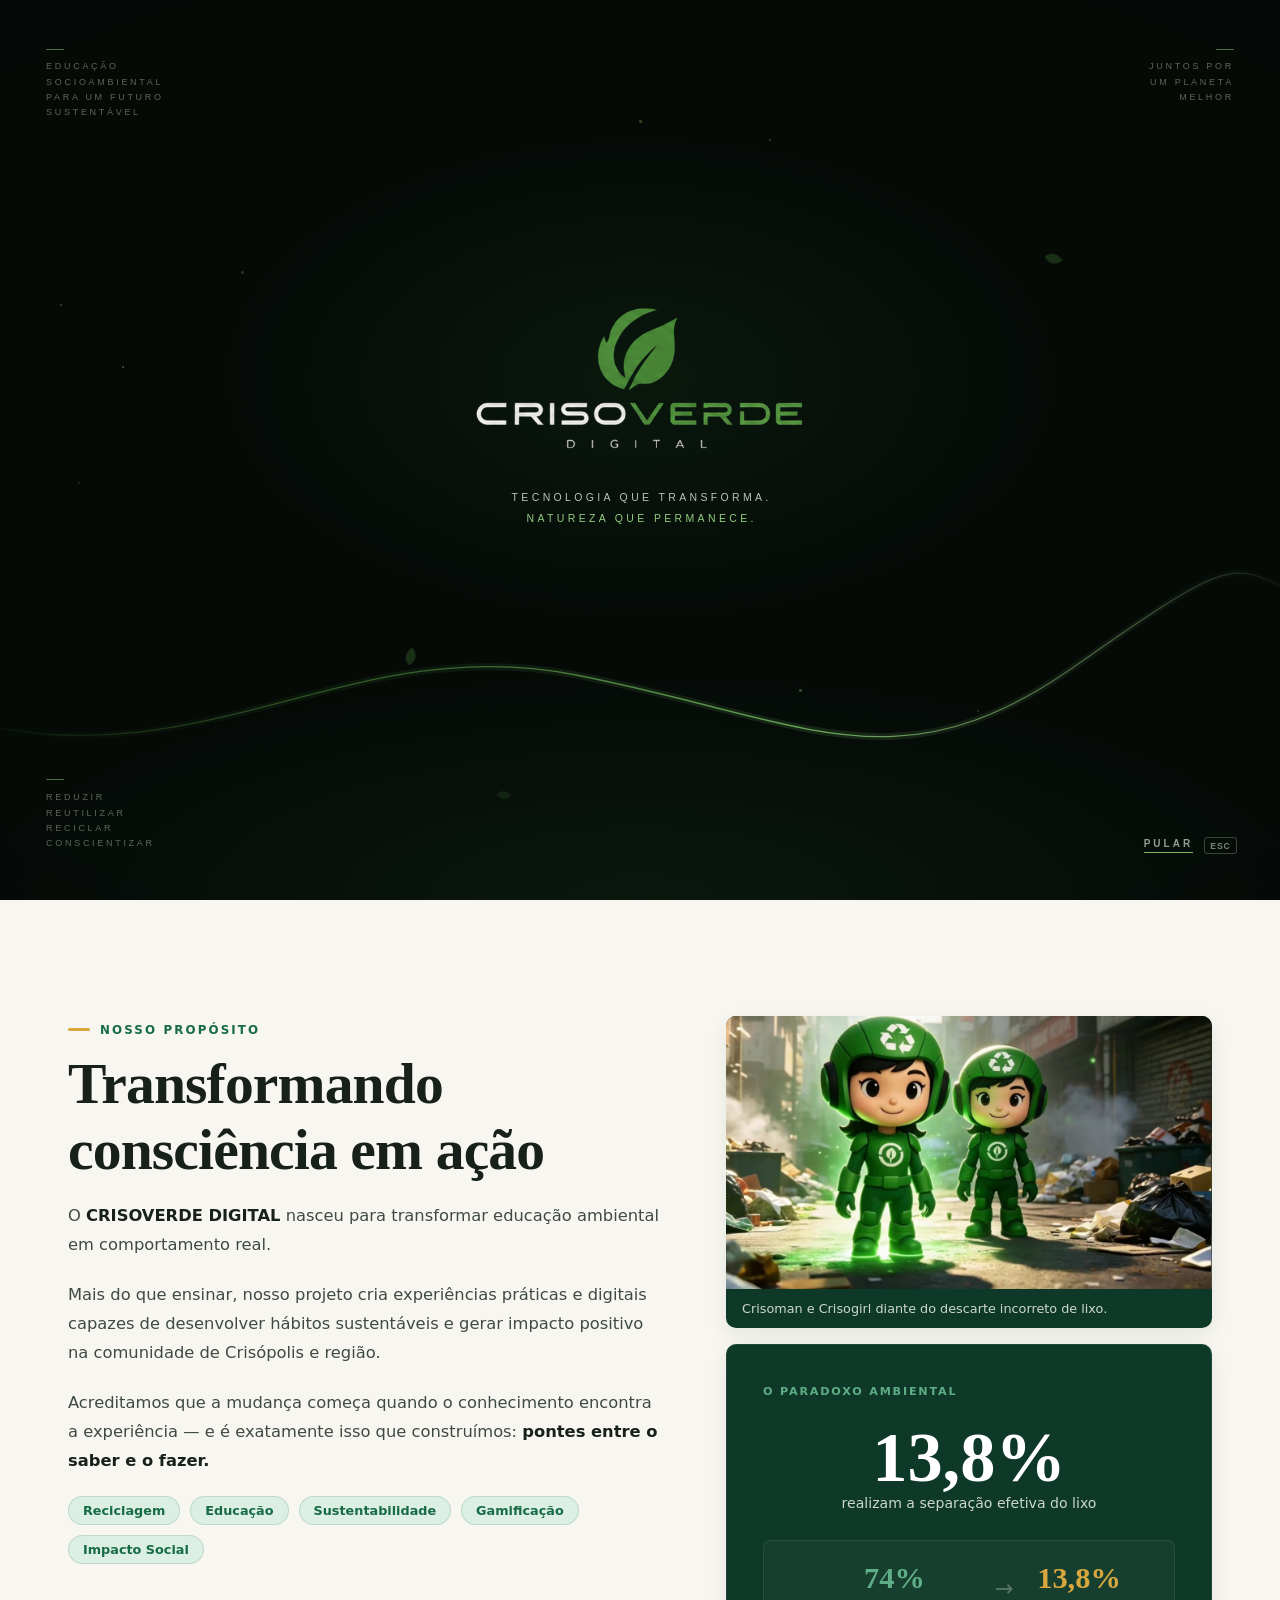
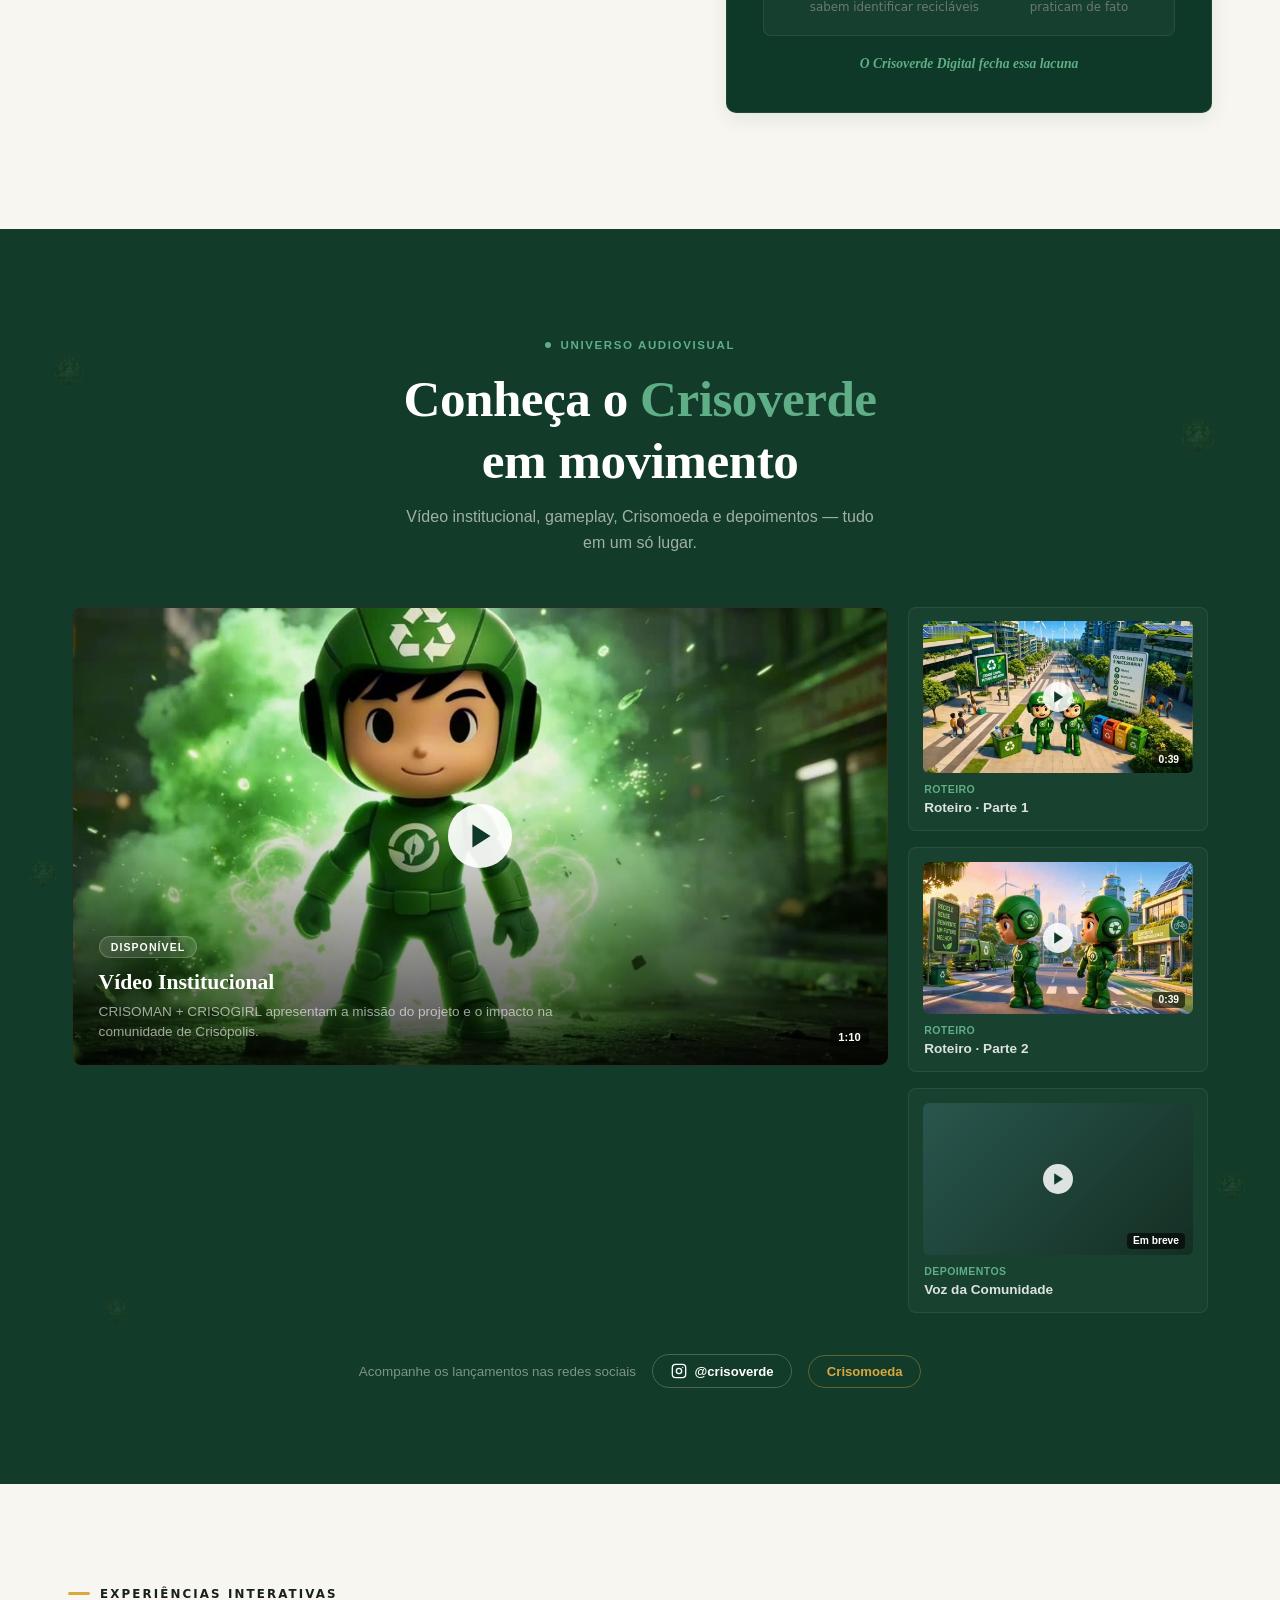
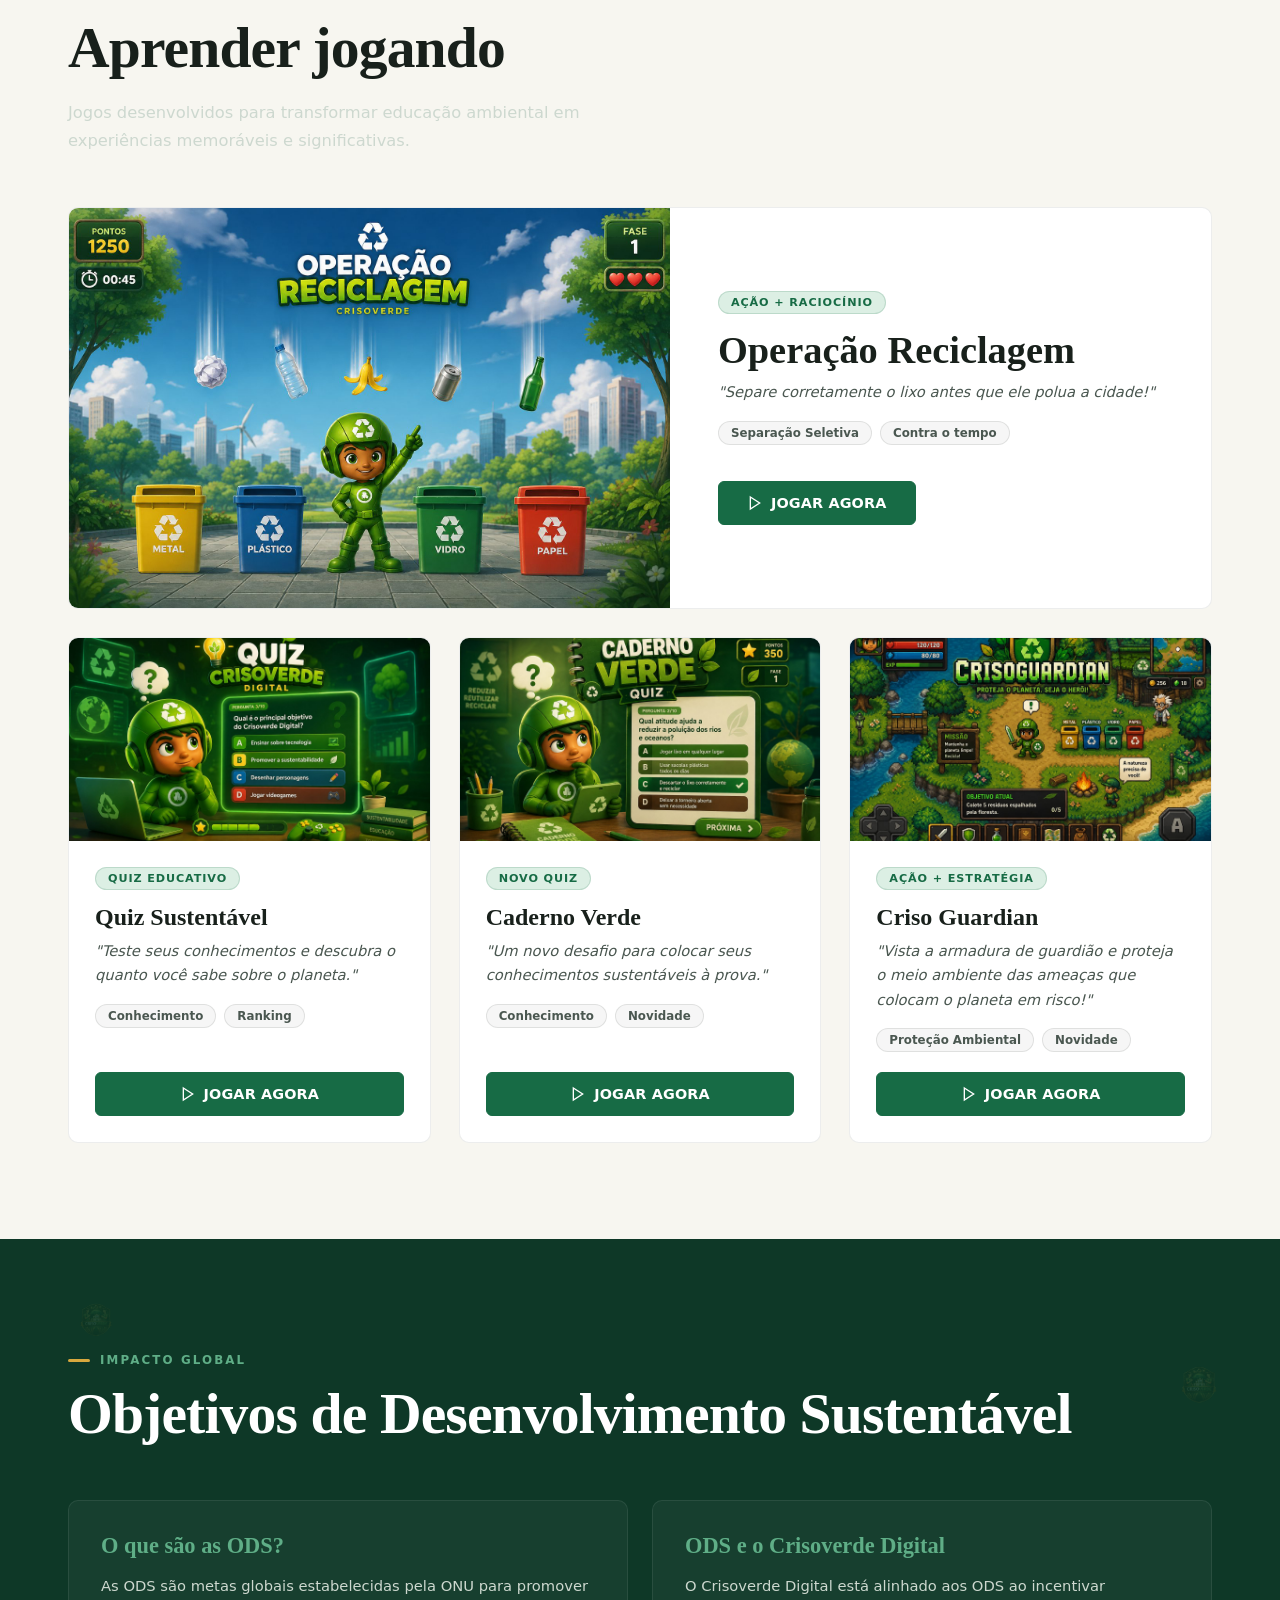
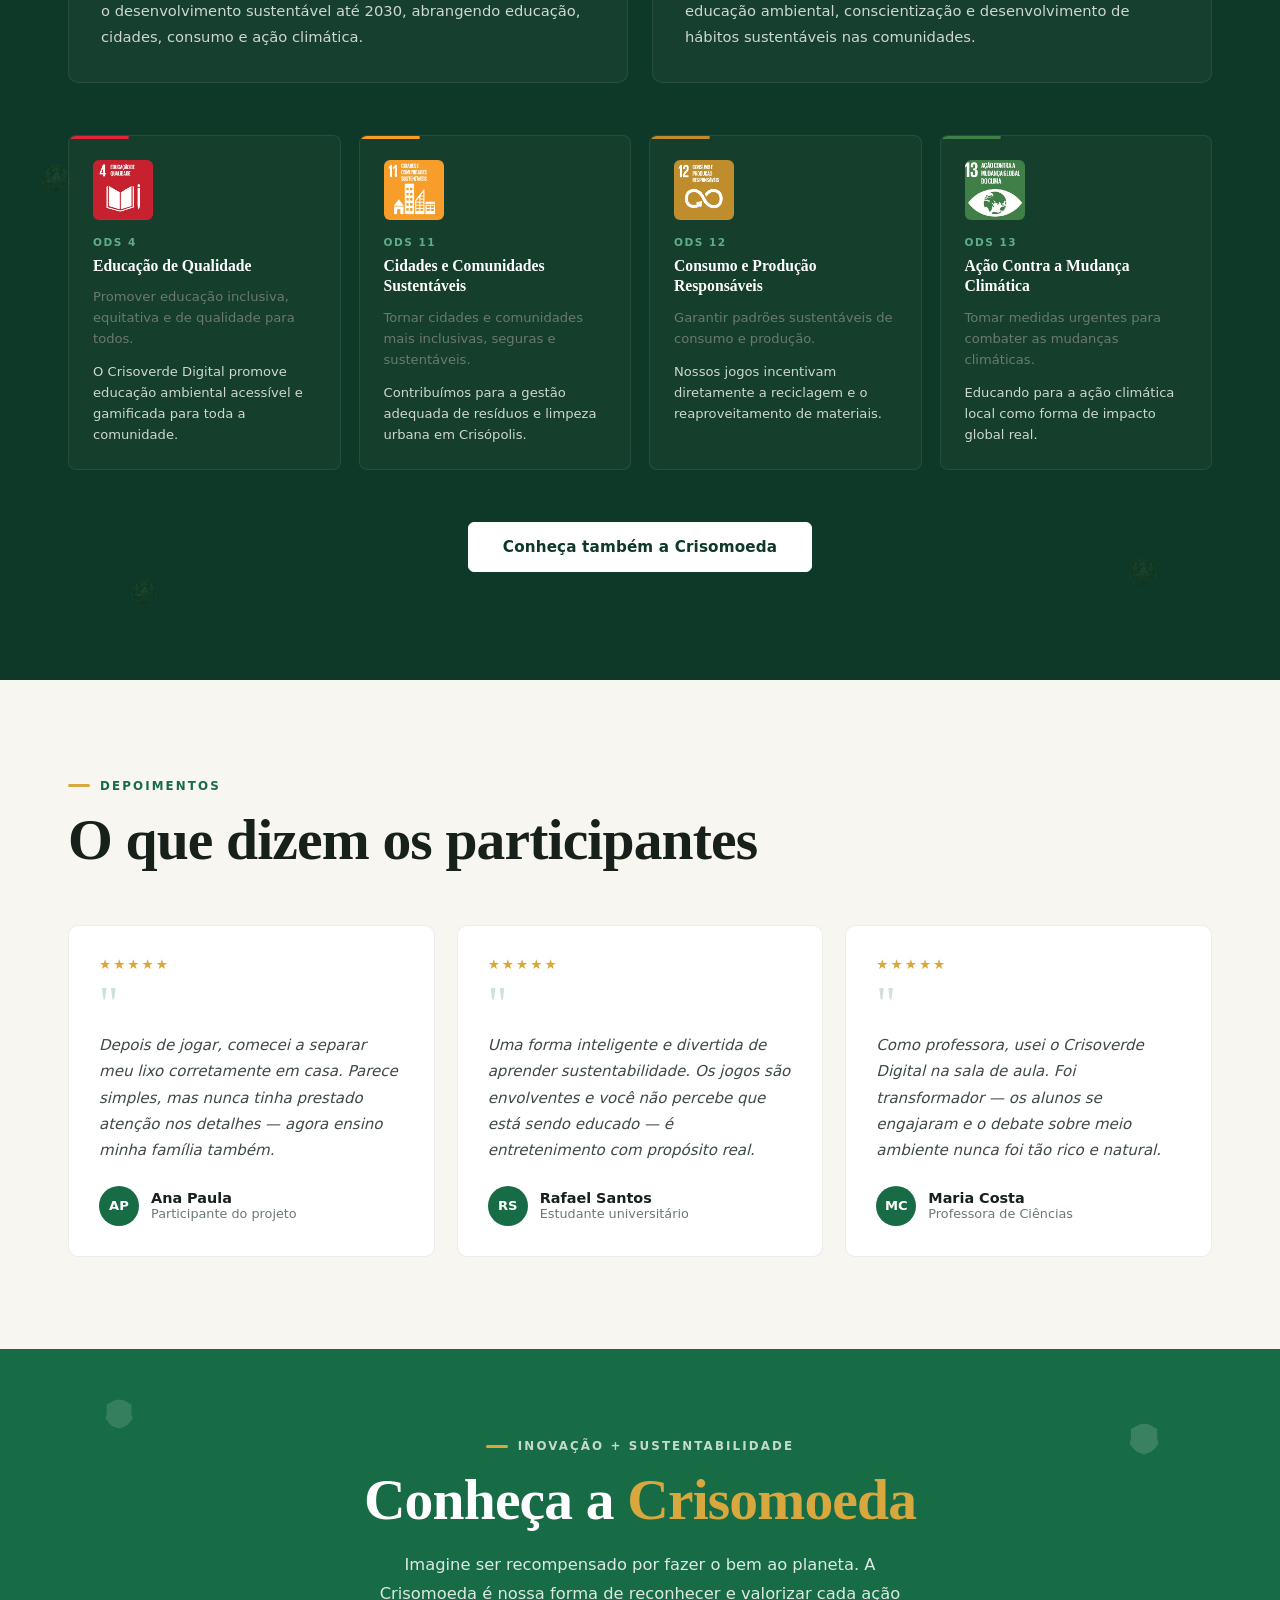
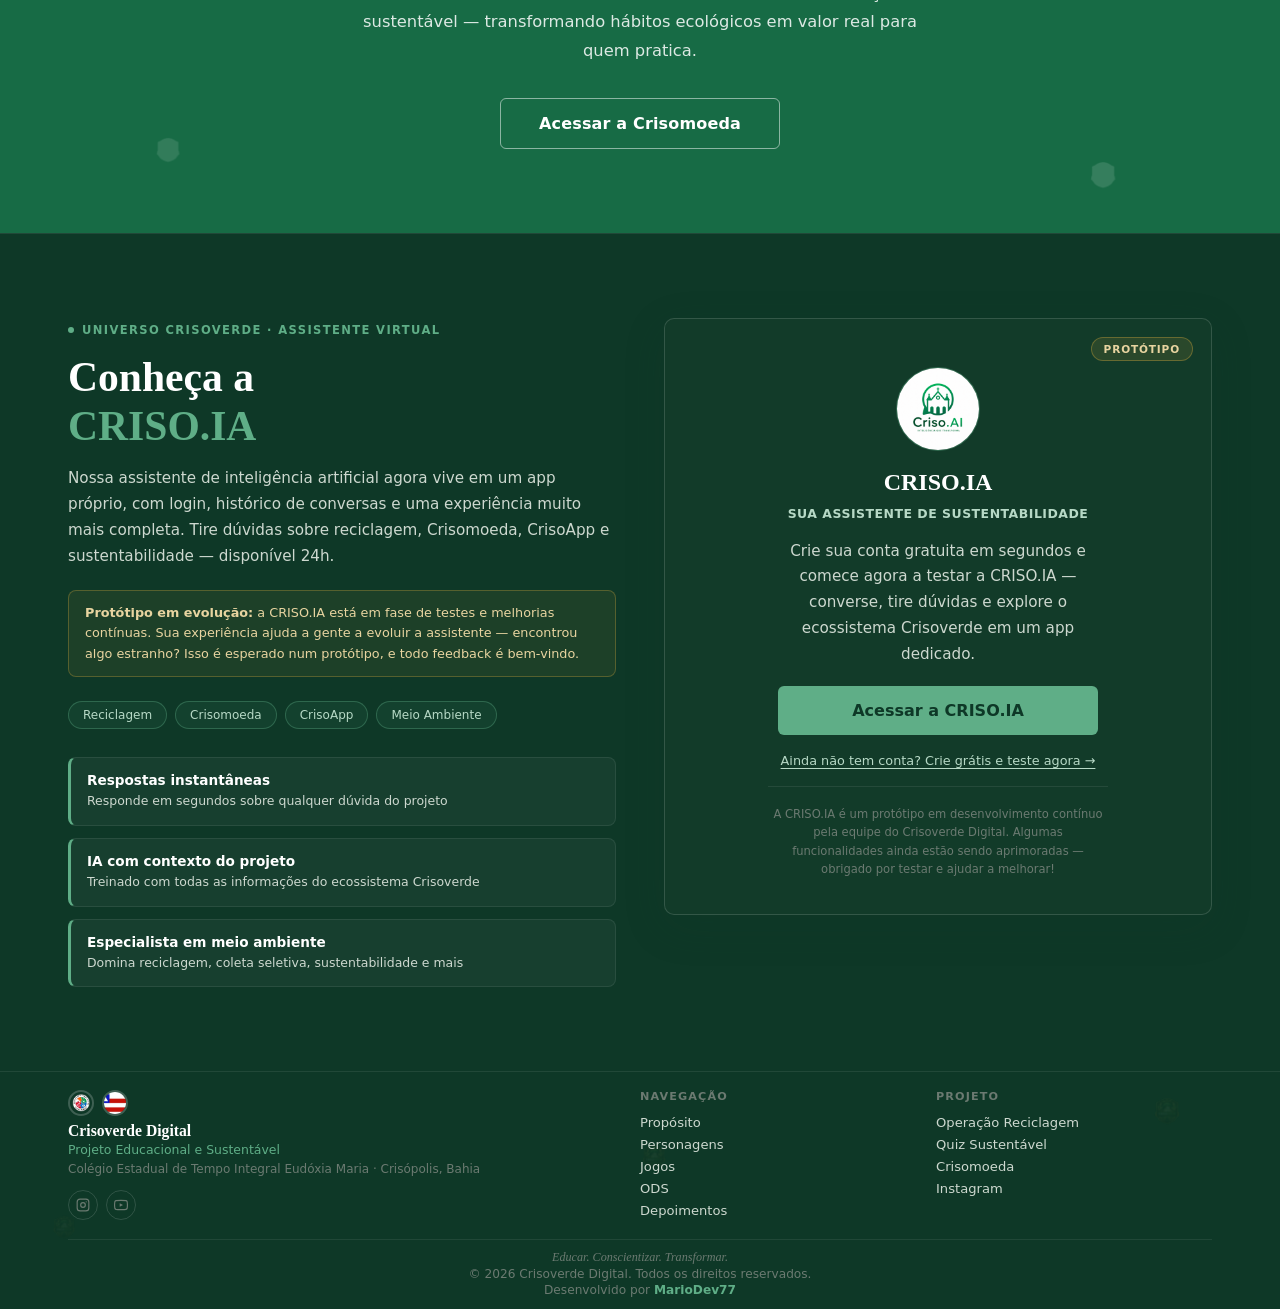
<file: index.html>
<!DOCTYPE html>
<html lang="pt-BR">
<head>
  <meta charset="UTF-8">
  <meta name="viewport" content="width=device-width, initial-scale=1.0">
  <title>Crisoverde Digital — Educação para um Futuro Sustentável</title>

  <!-- Segurança: Content-Security-Policy (reforça headers HTTP configurados em vercel.json) -->
  <meta http-equiv="Content-Security-Policy" content="
    default-src 'self';
    script-src 'self';
    style-src 'self' 'unsafe-inline' https://fonts.googleapis.com;
    font-src 'self' https://fonts.gstatic.com;
    img-src 'self' data:;
    media-src 'self';
    connect-src 'self';
    frame-src 'none';
    object-src 'none';
    base-uri 'self';
    form-action 'self';
    upgrade-insecure-requests;
  ">
  <meta http-equiv="X-Content-Type-Options" content="nosniff">
  <meta name="referrer" content="strict-origin-when-cross-origin">
  <script src="js/intro-guard.js"></script>
  <link rel="stylesheet" href="style/style.css">
  <link rel="stylesheet" href="style/intro.css">
  <link rel="preload" as="image" href="img/intro-logo.png">
  <link href="https://fonts.googleapis.com/css2?family=Playfair+Display:ital,wght@0,400;0,600;0,700;0,800;1,400;1,700&family=Inter:wght@300;400;500;600;700&display=swap" rel="stylesheet">

  <!-- Favicon -->
  <link rel="icon" type="image/x-icon" href="favicon/favicon.ico">
  <link rel="icon" type="image/png" sizes="16x16" href="favicon/favicon-16x16.png">
  <link rel="icon" type="image/png" sizes="32x32" href="favicon/favicon-32x32.png">
  <link rel="icon" type="image/png" sizes="48x48" href="favicon/favicon-48x48.png">
  <link rel="icon" type="image/png" sizes="192x192" href="favicon/favicon-192x192.png">
  <link rel="apple-touch-icon" sizes="180x180" href="favicon/apple-touch-icon.png">

  <!-- SEO -->
  <meta name="description" content="Crisoverde Digital — Educação ambiental que transforma conhecimento em ação real. Jogos, gamificação e impacto social em Crisópolis, Bahia.">
  <meta name="keywords" content="Crisoverde Digital, educação ambiental, reciclagem, sustentabilidade, Crisópolis, Bahia, jogos educativos">

  <!-- Open Graph -->
  <meta property="og:title" content="Crisoverde Digital — Educação para um Futuro Sustentável">
  <meta property="og:description" content="Transformando consciência ambiental em comportamento real através de jogos e experiências digitais.">
  <meta property="og:type" content="website">
  <noscript><style>.reveal{opacity:1;transform:none} #cv-intro{display:none!important}</style></noscript>
</head>
<body>

  <!-- VINHETA DE ABERTURA (≈4 s · 1x por sessão · ver style/intro.css e js/intro.js) -->
  <div id="cv-intro" class="cv-intro" role="region" aria-label="Abertura Crisoverde Digital">
    <div class="cv-content">

      <div class="cv-bg" aria-hidden="true"></div>

      <!-- Linha orgânica: o traçado é calculado em js/intro.js conforme o tamanho da tela -->
      <svg class="cv-line" aria-hidden="true" focusable="false">
        <defs>
          <linearGradient id="cv-g-line" x1="0" y1="0" x2="1" y2="0">
            <stop offset="0"   stop-color="#4a8f38" stop-opacity="0"/>
            <stop offset=".24" stop-color="#4a8f38" stop-opacity=".55"/>
            <stop offset=".64" stop-color="#7fc76b" stop-opacity=".9"/>
            <stop offset="1"   stop-color="#b9e3a4" stop-opacity="0"/>
          </linearGradient>
        </defs>
        <path class="cv-line-glow"  pathLength="1"/>
        <path class="cv-line-main"  pathLength="1"/>
        <path class="cv-line-spark" pathLength="1"/>
      </svg>

      <!-- Pontos e pequenas folhas (gerados por js/intro.js) -->
      <div class="cv-particles" aria-hidden="true"></div>

      <!-- Textos de canto -->
      <div class="cv-corner cv-tl" aria-hidden="true">
        <span>Educação</span><span>socioambiental</span><span>para um futuro</span><span>sustentável</span>
      </div>
      <div class="cv-corner cv-tr" aria-hidden="true">
        <span>Juntos por</span><span>um planeta</span><span>melhor</span>
      </div>
      <div class="cv-corner cv-bl" aria-hidden="true">
        <span>Reduzir</span><span>Reutilizar</span><span>Reciclar</span><span>Conscientizar</span>
      </div>

      <!-- Logo (mesma imagem em três camadas recortadas só para a revelação) + frase -->
      <div class="cv-center">
        <div class="cv-logo">
          <img class="cv-l-emblem"  src="img/intro-logo.png" alt="Crisoverde Digital" decoding="async">
          <img class="cv-l-word"    src="img/intro-logo.png" alt="" aria-hidden="true" decoding="async">
          <img class="cv-l-digital" src="img/intro-logo.png" alt="" aria-hidden="true" decoding="async">
        </div>
        <p class="cv-tagline">
          <span>Tecnologia que transforma.</span>
          <span class="cv-t-accent">Natureza que permanece.</span>
        </p>
      </div>

      <button type="button" class="cv-skip" data-cv-skip aria-label="Pular abertura (tecla Esc)">
        <span class="cv-skip-label">Pular</span><kbd aria-hidden="true">Esc</kbd>
      </button>
    </div>
  </div>

  <!-- NAVBAR -->
  <nav class="navbar" id="navbar">
    <div class="nav-inner">
      <div class="nav-logos">
        <img src="img/logo-escola.png" alt="Colégio Estadual Eudóxia Maria" class="nav-logo escola-logo">
        <img src="img/bandeira-bahia.png" alt="Governo da Bahia" class="nav-logo govba-logo">
        <span class="nav-brand">CRISO<span class="brand-verde">VERDE</span> <span class="brand-digital">DIGITAL</span></span>
      </div>
      <ul class="nav-links">
        <li><a href="#proposito">Propósito</a></li>
        <li><a href="#video">Vídeo</a></li>
        <li><a href="#jogos">Jogos</a></li>
        <li><a href="#ods">ODS</a></li>
        <li><a href="#depoimentos">Depoimentos</a></li>
        <li><a href="#chatbot">Assistente</a></li>
          <li><a href="https://crisomoeda.vercel.app/" target="_blank" class="nav-cta">Crisomoeda</a></li>
      </ul>
      <button class="nav-menu-btn" id="menuBtn" aria-label="Menu">
        <span></span><span></span><span></span>
      </button>
    </div>
    <div class="nav-mobile" id="navMobile">
      <ul>
        <li><a href="#proposito" class="mob-link">Propósito</a></li>
        <li><a href="#video" class="mob-link">Vídeo</a></li>
        <li><a href="#jogos" class="mob-link">Jogos</a></li>
        <li><a href="#ods" class="mob-link">ODS</a></li>
        <li><a href="#depoimentos" class="mob-link">Depoimentos</a></li>
        <li><a href="#chatbot" class="mob-link">Assistente</a></li>
        <li><a href="https://crisomoeda.vercel.app/" target="_blank" class="mob-link">Crisomoeda</a></li>
      </ul>
    </div>
  </nav>

  <!-- HERO -->
  <section class="hero" id="inicio" aria-labelledby="heroTitle">
    <div class="hero-media" aria-hidden="true">
      <video class="hero-bg-video" id="heroVideo" autoplay muted loop playsinline webkit-playsinline preload="auto" disablepictureinpicture disableremoteplayback controlslist="nodownload nofullscreen noremoteplayback" poster="img/hero/hero-video-poster.jpg?v=2" aria-hidden="true" tabindex="-1">
        <source src="videos/hero-cidade-poluida-loop.mp4?v=2" type="video/mp4">
      </video>
    </div>
    <canvas class="hero-fog" id="heroFog" aria-hidden="true"></canvas>
    <canvas class="hero-atmosphere" id="heroAtmosphere" aria-hidden="true"></canvas>
    <div class="hero-content">
      <p class="hero-eyebrow" style="--i:0" data-in><img src="img/crisoverde-brasao.png" alt="" width="28" height="28">Crisoverde Digital · Crisópolis, Bahia</p>
      <h1 class="hero-title" id="heroTitle" style="--i:1" data-in>O futuro não se ensina apenas. <em>Se pratica.</em></h1>
      <p class="hero-desc" style="--i:2" data-in>Você sabe reciclar… mas será que pratica? Nossa pesquisa mostrou que <strong>74%</strong> da população sabe identificar recicláveis, mas só <strong>13,8%</strong> realiza a separação efetiva. O Crisoverde Digital atua nesse descompasso, com jogos e educação ambiental.</p>
      <div class="hero-buttons" style="--i:3" data-in>
        <a href="#proposito" class="btn btn-primary">Conheça o projeto</a>
        <a href="#jogos" class="btn btn-outline"><svg width="18" height="18" viewBox="0 0 24 24" fill="none" stroke="currentColor" stroke-width="2" aria-hidden="true"><polygon points="6 4 20 12 6 20 6 4"/></svg>Explorar os jogos</a>
      </div>
      <p class="hero-links" style="--i:4" data-in>
        <a href="https://crisomoeda.vercel.app/" target="_blank" rel="noopener">Crisomoeda</a>
        <a href="https://appcrisoverde-production.up.railway.app" target="_blank" rel="noopener">Acessar o app</a>
      </p>
    </div>
    <div class="hero-foot" style="--i:5" data-in>
      <dl class="hero-stats">
        <div><dt>Acesso à coleta</dt><dd>83,7%</dd></div>
        <div><dt>Sabem identificar</dt><dd>74%</dd></div>
        <div><dt>Praticam de fato</dt><dd>13,8%</dd></div>
        <div><dt>ODS alinhadas</dt><dd>4</dd></div>
      </dl>
      <a href="#proposito" class="hero-cue">Role para explorar<span aria-hidden="true"></span></a>
    </div>
  </section>

  <!-- PROPÓSITO -->
  <section class="proposito" id="proposito">
    <div class="container">
      <div class="proposito-grid">
        <div class="proposito-text">
          <div class="section-label reveal">Nosso Propósito</div>
          <h2 class="section-title dark-text reveal">Transformando consciência em ação</h2>
          <p class="reveal">O <strong>CRISOVERDE DIGITAL</strong> nasceu para transformar educação ambiental em comportamento real.</p>
          <p class="reveal">Mais do que ensinar, nosso projeto cria experiências práticas e digitais capazes de desenvolver hábitos sustentáveis e gerar impacto positivo na comunidade de Crisópolis e região.</p>
          <p class="reveal">Acreditamos que a mudança começa quando o conhecimento encontra a experiência — e é exatamente isso que construímos: <strong>pontes entre o saber e o fazer.</strong></p>
          <div class="proposito-tags reveal">
            <span class="ptag"> Reciclagem</span>
            <span class="ptag"> Educação</span>
            <span class="ptag"> Sustentabilidade</span>
            <span class="ptag"> Gamificação</span>
            <span class="ptag"> Impacto Social</span>
          </div>
        </div>
        <div class="proposito-visual reveal delay-2">
          <figure class="proposito-fig"><img src="img/proposito-problema.jpg" alt="Crisoman e Crisogirl em uma rua tomada pelo lixo" width="1200" height="675" loading="lazy"><figcaption>Crisoman e Crisogirl diante do descarte incorreto de lixo.</figcaption></figure>
          <div class="paradoxo-card">
            <div class="paradoxo-label">O Paradoxo Ambiental</div>
            <div class="paradoxo-stat big">
              <span class="paradoxo-num">13,8%</span>
              <span class="paradoxo-desc">realizam a separação efetiva do lixo</span>
            </div>
            <div class="paradoxo-vs">
              <div class="paradoxo-item">
                <span class="p-num green">74%</span>
                <span class="p-label">sabem identificar recicláveis</span>
              </div>
              <div class="paradoxo-arrow">→</div>
              <div class="paradoxo-item">
                <span class="p-num gold">13,8%</span>
                <span class="p-label">praticam de fato</span>
              </div>
            </div>
            <div class="paradoxo-footer">
               O Crisoverde Digital fecha essa lacuna
            </div>
          </div>
        </div>
      </div>
    </div>
  </section>

  <!-- VÍDEO PREMIUM -->
  <section class="cvd-media" id="video">
    <!-- Ambient background particles -->
    <canvas class="cvd-canvas" id="cvdCanvas"></canvas>
    <div class="cvd-glow-left"></div>
    <div class="cvd-glow-right"></div>
    <div class="brand-floaters" aria-hidden="true">
      <img src="img/crisoverde-brasao.png" alt="" class="bf-item" style="top:10%;left:4%;width:36px;opacity:0.09;animation-delay:5.7s;animation-duration:11.7s;">
      <img src="img/crisoverde-brasao.png" alt="" class="bf-item" style="top:85%;left:8%;width:30px;opacity:0.08;animation-delay:0.3s;animation-duration:7.4s;">
      <img src="img/crisoverde-brasao.png" alt="" class="bf-item" style="top:15%;left:92%;width:40px;opacity:0.1;animation-delay:5.0s;animation-duration:10.7s;">
      <img src="img/crisoverde-brasao.png" alt="" class="bf-item" style="top:75%;left:95%;width:32px;opacity:0.09;animation-delay:4.0s;animation-duration:8.5s;">
      <img src="img/crisoverde-brasao.png" alt="" class="bf-item" style="top:50%;left:2%;width:34px;opacity:0.08;animation-delay:3.6s;animation-duration:10.0s;">
    </div>

    <div class="cvd-media-inner">
      <!-- Section header -->
      <div class="cvd-header reveal">
        <div class="cvd-eyebrow">
          <span class="cvd-dot"></span>
          Universo Audiovisual
        </div>
        <h2 class="cvd-title">Conheça o <span class="cvd-accent">Crisoverde</span><br>em movimento</h2>
        <p class="cvd-subtitle">Vídeo institucional, gameplay, Crisomoeda e depoimentos — tudo em um só lugar.</p>
      </div>

      <!-- Video grid -->
      <div class="cvd-grid reveal delay-1">

        <!-- Main video -->
        <div class="cvd-main" id="cvdMain">
          <div class="cvd-main-thumb" data-videoid="videos/crisoman-crisogril.mp4" data-title="Vídeo Institucional" data-desc="Conheça o projeto Crisoverde Digital" data-duration="1:10">
            <div class="cvd-main-overlay"></div>
            <div class="cvd-main-bg" style="background-image:url('img/thumbs/institucional-poster.jpg');background-size:cover;background-position:center;">
              <div class="cvd-main-particles">
                <div class="cvd-p"></div><div class="cvd-p"></div><div class="cvd-p"></div>
                <div class="cvd-p"></div><div class="cvd-p"></div>
              </div>
            </div>
            <div class="cvd-main-info">
              <div class="cvd-main-badge"> Disponível</div>
              <h3 class="cvd-main-vtitle">Vídeo Institucional</h3>
              <p class="cvd-main-vdesc">CRISOMAN + CRISOGIRL apresentam a missão do projeto e o impacto na comunidade de Crisópolis.</p>
            </div>
            <button class="cvd-play-btn" aria-label="Reproduzir vídeo">
              <div class="cvd-play-ring"></div>
              <svg width="28" height="28" viewBox="0 0 24 24" fill="white"><polygon points="6 3 20 12 6 21 6 3"/></svg>
            </button>
            <div class="cvd-main-duration">1:10</div>
          </div>
        </div>

        <!-- Side thumbnails -->
        <div class="cvd-sidebar">

          <div class="cvd-thumb" data-videoid="videos/roteiro_parte_1.mp4" data-title="Roteiro · Parte 1" data-desc="Primeira parte do roteiro do projeto Crisoverde" data-duration="0:39" data-icon="" data-color="#3ECF8E">
            <div class="cvd-thumb-visual">
              <div class="cvd-thumb-bg" style="--th-color:#3ECF8E20;background-image:url('img/thumbs/roteiro_parte_1.jpg');background-size:cover;background-position:center;">
              </div>
              <button class="cvd-thumb-play" aria-label="Reproduzir">
                <svg width="14" height="14" viewBox="0 0 24 24" fill="white"><polygon points="6 3 20 12 6 21 6 3"/></svg>
              </button>
              <span class="cvd-thumb-dur">0:39</span>
            </div>
            <div class="cvd-thumb-info">
              <span class="cvd-thumb-cat"> Roteiro</span>
              <p class="cvd-thumb-title">Roteiro · Parte 1</p>
            </div>
          </div>

          <div class="cvd-thumb" data-videoid="videos/roteiro_2.mp4" data-title="Roteiro · Parte 2" data-desc="Segunda parte do roteiro do projeto Crisoverde" data-duration="0:39" data-icon="" data-color="#F0C060">
            <div class="cvd-thumb-visual">
              <div class="cvd-thumb-bg" style="--th-color:#F0C06020;background-image:url('img/thumbs/roteiro_2.jpg');background-size:cover;background-position:center;">
              </div>
              <button class="cvd-thumb-play" aria-label="Reproduzir">
                <svg width="14" height="14" viewBox="0 0 24 24" fill="white"><polygon points="6 3 20 12 6 21 6 3"/></svg>
              </button>
              <span class="cvd-thumb-dur">0:39</span>
            </div>
            <div class="cvd-thumb-info">
              <span class="cvd-thumb-cat" style="color:#F0C060"> Roteiro</span>
              <p class="cvd-thumb-title">Roteiro · Parte 2</p>
            </div>
          </div>

          <div class="cvd-thumb" data-videoid="" data-title="Depoimentos da Comunidade" data-desc="Alunos e professores falam sobre o impacto real" data-duration="" data-icon="" data-color="#60C0F0">
            <div class="cvd-thumb-visual">
              <div class="cvd-thumb-bg" style="--th-color:#60C0F020">
                <span class="cvd-thumb-emoji"></span>
              </div>
              <button class="cvd-thumb-play" aria-label="Reproduzir">
                <svg width="14" height="14" viewBox="0 0 24 24" fill="white"><polygon points="6 3 20 12 6 21 6 3"/></svg>
              </button>
              <span class="cvd-thumb-dur">Em breve</span>
            </div>
            <div class="cvd-thumb-info">
              <span class="cvd-thumb-cat" style="color:#60C0F0"> Depoimentos</span>
              <p class="cvd-thumb-title">Voz da Comunidade</p>
            </div>
          </div>

        </div>
      </div>

      <!-- Social CTA -->
      <div class="cvd-cta reveal delay-2">
        <span class="cvd-cta-text">Acompanhe os lançamentos nas redes sociais</span>
        <a href="https://www.instagram.com/crisoverde" target="_blank" rel="noopener" class="cvd-cta-btn">
          <svg width="16" height="16" viewBox="0 0 24 24" fill="none" stroke="currentColor" stroke-width="2"><rect x="2" y="2" width="20" height="20" rx="5"/><circle cx="12" cy="12" r="4"/><circle cx="17.5" cy="6.5" r="1" fill="currentColor" stroke="none"/></svg>
          @crisoverde
        </a>
        <a href="https://crisomoeda.vercel.app/" target="_blank" class="cvd-cta-btn cvd-cta-gold">
           Crisomoeda
        </a>
      </div>
    </div>
  </section>

  <!-- MODAL PLAYER -->
  <div class="cvd-modal" id="cvdModal" role="dialog" aria-modal="true" aria-label="Player de vídeo">
    <div class="cvd-modal-backdrop" id="cvdModalBackdrop"></div>
    <div class="cvd-modal-box">
      <button class="cvd-modal-close" id="cvdModalClose" aria-label="Fechar">
        <svg width="20" height="20" viewBox="0 0 24 24" fill="none" stroke="currentColor" stroke-width="2.5"><line x1="18" y1="6" x2="6" y2="18"/><line x1="6" y1="6" x2="18" y2="18"/></svg>
      </button>
      <div class="cvd-modal-player" id="cvdModalPlayer">
        <div class="cvd-modal-placeholder">
          <span style="font-size:3rem"></span>
          <p class="cvd-modal-coming">Vídeo institucional em breve!</p>
          <p class="cvd-modal-sub">Acompanhe nosso Instagram para não perder o lançamento.</p>
          <a href="https://www.instagram.com/crisoverde" target="_blank" rel="noopener" class="cvd-modal-ig">@crisoverde no Instagram</a>
        </div>
      </div>
      <div class="cvd-modal-meta" id="cvdModalMeta">
        <h4 id="cvdModalTitle">Vídeo Institucional</h4>
        <p id="cvdModalDesc">CRISOMAN + CRISOGIRL apresentam o projeto</p>
      </div>
    </div>
  </div>


  <!-- Script movido para js/main.js (CSP: script-src 'self', sem 'unsafe-inline') -->

  <!-- JOGOS -->
  <section class="jogos-section" id="jogos">
    <div class="container">
      <div class="section-top reveal">
        <div class="section-label">Experiências Interativas</div>
        <h2 class="section-title">Aprender jogando</h2>
        <p class="section-subtitle">Jogos desenvolvidos para transformar educação ambiental em experiências memoráveis e significativas.</p>
      </div>
      <div class="jogos-grid">

        <!-- Jogo 1 -->
        <div class="jogo-card jogo-card--feature reveal">
          <div class="jogo-img-wrap">
            <img src="img/jogos/operacao-reciclagem.jpg" alt="Operação Reciclagem — jogo de separação de resíduos" class="jogo-img" loading="lazy" width="800" height="450">
          </div>
          <div class="jogo-body">
            <div class="jogo-tag"> Ação + Raciocínio</div>
            <h3 class="jogo-title">Operação Reciclagem</h3>
            <p class="jogo-desc">"Separe corretamente o lixo antes que ele polua a cidade!"</p>
            <div class="jogo-meta">
              <span class="jogo-badge"> Separação Seletiva</span>
              <span class="jogo-badge"> Contra o tempo</span>
            </div>
            <a href="https://opera-oreciclagem20-frontend.vercel.app/" target="_blank" rel="noopener" class="btn btn-primary jogo-btn">
              <svg width="16" height="16" viewBox="0 0 24 24" fill="none" stroke="currentColor" stroke-width="2"><polygon points="5 3 19 12 5 21 5 3"/></svg>
              JOGAR AGORA
            </a>
          </div>
        </div>

        <!-- Jogo 2 -->
        <div class="jogo-card reveal delay-1">
          <div class="jogo-img-wrap">
            <img src="img/jogos/quiz-sustentavel.jpg" alt="Quiz Sustentável — quiz educativo sobre meio ambiente" class="jogo-img" loading="lazy" width="800" height="450">
          </div>
          <div class="jogo-body">
            <div class="jogo-tag"> Quiz Educativo</div>
            <h3 class="jogo-title">Quiz Sustentável</h3>
            <p class="jogo-desc">"Teste seus conhecimentos e descubra o quanto você sabe sobre o planeta."</p>
            <div class="jogo-meta">
              <span class="jogo-badge"> Conhecimento</span>
              <span class="jogo-badge"> Ranking</span>
            </div>
            <a href="https://quizzverde.vercel.app/" target="_blank" rel="noopener" class="btn btn-primary jogo-btn">
              <svg width="16" height="16" viewBox="0 0 24 24" fill="none" stroke="currentColor" stroke-width="2"><polygon points="5 3 19 12 5 21 5 3"/></svg>
              JOGAR AGORA
            </a>
          </div>
        </div>

        <!-- Jogo 3 (aguardando imagem própria — fallback discreto) -->
        <div class="jogo-card reveal delay-2">
          <div class="jogo-img-wrap">
            <img src="img/jogos/caderno-verde.jpg" alt="Caderno Verde — quiz educativo Crisoverde Digital" class="jogo-img" loading="lazy" width="800" height="450">
          </div>
          <div class="jogo-body">
            <div class="jogo-tag"> Novo Quiz</div>
            <h3 class="jogo-title">Caderno Verde</h3>
            <p class="jogo-desc">"Um novo desafio para colocar seus conhecimentos sustentáveis à prova."</p>
            <div class="jogo-meta">
              <span class="jogo-badge"> Conhecimento</span>
              <span class="jogo-badge"> Novidade</span>
            </div>
            <a href="https://cadernoverde.vercel.app/" target="_blank" rel="noopener" class="btn btn-primary jogo-btn">
              <svg width="16" height="16" viewBox="0 0 24 24" fill="none" stroke="currentColor" stroke-width="2"><polygon points="5 3 19 12 5 21 5 3"/></svg>
              JOGAR AGORA
            </a>
          </div>
        </div>

        <!-- Jogo 4 -->
        <div class="jogo-card reveal delay-3">
          <div class="jogo-img-wrap">
            <img src="img/jogos/criso-guardian.jpg" alt="Criso Guardian — jogo de ação e estratégia ambiental" class="jogo-img" loading="lazy" width="800" height="450">
          </div>
          <div class="jogo-body">
            <div class="jogo-tag"> Ação + Estratégia</div>
            <h3 class="jogo-title">Criso Guardian</h3>
            <p class="jogo-desc">"Vista a armadura de guardião e proteja o meio ambiente das ameaças que colocam o planeta em risco!"</p>
            <div class="jogo-meta">
              <span class="jogo-badge"> Proteção Ambiental</span>
              <span class="jogo-badge"> Novidade</span>
            </div>
            <a href="https://criso-guardian2.vercel.app/" target="_blank" rel="noopener" class="btn btn-primary jogo-btn">
              <svg width="16" height="16" viewBox="0 0 24 24" fill="none" stroke="currentColor" stroke-width="2"><polygon points="5 3 19 12 5 21 5 3"/></svg>
              JOGAR AGORA
            </a>
          </div>
        </div>

      </div>
    </div>
  </section>

  <!-- ODS -->
  <section class="ods-section" id="ods">
    <div class="brand-floaters" aria-hidden="true">
      <img src="img/crisoverde-brasao.png" alt="" class="bf-item" style="top:6%;left:6%;width:38px;opacity:0.09;animation-delay:1.4s;animation-duration:9.7s;">
      <img src="img/crisoverde-brasao.png" alt="" class="bf-item" style="top:90%;left:10%;width:32px;opacity:0.08;animation-delay:2.2s;animation-duration:10.0s;">
      <img src="img/crisoverde-brasao.png" alt="" class="bf-item" style="top:12%;left:92%;width:42px;opacity:0.1;animation-delay:3.8s;animation-duration:7.3s;">
      <img src="img/crisoverde-brasao.png" alt="" class="bf-item" style="top:88%;left:88%;width:34px;opacity:0.08;animation-delay:0.1s;animation-duration:11.2s;">
      <img src="img/crisoverde-brasao.png" alt="" class="bf-item" style="top:50%;left:3%;width:36px;opacity:0.09;animation-delay:1.6s;animation-duration:8.2s;">
    </div>
    <div class="container">
      <div class="ods-top reveal">
        <div class="section-label light">Impacto Global</div>
        <h2 class="section-title">Objetivos de Desenvolvimento Sustentável</h2>
      </div>
      <div class="ods-intro-grid">
        <div class="ods-intro-card reveal">
                    <h3>O que são as ODS?</h3>
          <p>As ODS são metas globais estabelecidas pela ONU para promover o desenvolvimento sustentável até 2030, abrangendo educação, cidades, consumo e ação climática.</p>
        </div>
        <div class="ods-intro-card reveal delay-1">
                    <h3>ODS e o Crisoverde Digital</h3>
          <p>O Crisoverde Digital está alinhado aos ODS ao incentivar educação ambiental, conscientização e desenvolvimento de hábitos sustentáveis nas comunidades.</p>
        </div>
      </div>
      <div class="ods-grid">
        <div class="ods-card reveal" style="--ods-color:#E5243B">
          <img src="img/ods4.jpeg" alt="ODS 4 — Educação de Qualidade" class="ods-img" width="60" height="60" loading="lazy">
          <div class="ods-num">ODS 4</div>
          <h4>Educação de Qualidade</h4>
          <p class="ods-desc">Promover educação inclusiva, equitativa e de qualidade para todos.</p>
          <p class="ods-rel">O Crisoverde Digital promove educação ambiental acessível e gamificada para toda a comunidade.</p>
        </div>
        <div class="ods-card reveal delay-1" style="--ods-color:#FD9D24">
          <img src="img/ods11.jpeg" alt="ODS 11 — Cidades Sustentáveis" class="ods-img" width="60" height="60" loading="lazy">
          <div class="ods-num">ODS 11</div>
          <h4>Cidades e Comunidades Sustentáveis</h4>
          <p class="ods-desc">Tornar cidades e comunidades mais inclusivas, seguras e sustentáveis.</p>
          <p class="ods-rel">Contribuímos para a gestão adequada de resíduos e limpeza urbana em Crisópolis.</p>
        </div>
        <div class="ods-card reveal delay-2" style="--ods-color:#BF8B2E">
          <img src="img/ods12.jpeg" alt="ODS 12 — Consumo Responsável" class="ods-img" width="60" height="60" loading="lazy">
          <div class="ods-num">ODS 12</div>
          <h4>Consumo e Produção Responsáveis</h4>
          <p class="ods-desc">Garantir padrões sustentáveis de consumo e produção.</p>
          <p class="ods-rel">Nossos jogos incentivam diretamente a reciclagem e o reaproveitamento de materiais.</p>
        </div>
        <div class="ods-card reveal delay-3" style="--ods-color:#3F7E44">
          <img src="img/ods 13.jpeg" alt="ODS 13 — Ação Climática" class="ods-img" width="60" height="60" loading="lazy">
          <div class="ods-num">ODS 13</div>
          <h4>Ação Contra a Mudança Climática</h4>
          <p class="ods-desc">Tomar medidas urgentes para combater as mudanças climáticas.</p>
          <p class="ods-rel">Educando para a ação climática local como forma de impacto global real.</p>
        </div>
      </div>
      <div class="ods-cta reveal">
        <a href="https://crisomoeda.vercel.app/" target="_blank" class="btn btn-crisomoeda">
           Conheça também a Crisomoeda
        </a>
      </div>
    </div>
  </section>

  <!-- DEPOIMENTOS -->
  <section class="depoimentos-section" id="depoimentos">
    <div class="container">
      <div class="section-top reveal">
        <div class="section-label">Depoimentos</div>
        <h2 class="section-title dark-text">O que dizem os participantes</h2>
      </div>
      <div class="depo-grid">
        <div class="depo-card reveal">
          <div class="depo-stars">★★★★★</div>
          <div class="depo-quote-mark">"</div>
          <p class="depo-text">Depois de jogar, comecei a separar meu lixo corretamente em casa. Parece simples, mas nunca tinha prestado atenção nos detalhes — agora ensino minha família também.</p>
          <div class="depo-author">
            <div class="depo-avatar">AP</div>
            <div>
              <div class="depo-name">Ana Paula</div>
              <div class="depo-role">Participante do projeto</div>
            </div>
          </div>
        </div>
        <div class="depo-card reveal delay-1">
          <div class="depo-stars">★★★★★</div>
          <div class="depo-quote-mark">"</div>
          <p class="depo-text">Uma forma inteligente e divertida de aprender sustentabilidade. Os jogos são envolventes e você não percebe que está sendo educado — é entretenimento com propósito real.</p>
          <div class="depo-author">
            <div class="depo-avatar">RS</div>
            <div>
              <div class="depo-name">Rafael Santos</div>
              <div class="depo-role">Estudante universitário</div>
            </div>
          </div>
        </div>
        <div class="depo-card reveal delay-2">
          <div class="depo-stars">★★★★★</div>
          <div class="depo-quote-mark">"</div>
          <p class="depo-text">Como professora, usei o Crisoverde Digital na sala de aula. Foi transformador — os alunos se engajaram e o debate sobre meio ambiente nunca foi tão rico e natural.</p>
          <div class="depo-author">
            <div class="depo-avatar">MC</div>
            <div>
              <div class="depo-name">Maria Costa</div>
              <div class="depo-role">Professora de Ciências</div>
            </div>
          </div>
        </div>
      </div>
    </div>
  </section>

  <!-- IMPACTO NA COMUNIDADE — modelo p/ quando as fotos reais chegarem (descomente e preencha)
  <section class="comunidade" id="comunidade">
    <div class="container">
      <div class="section-top reveal"><div class="section-label">Impacto na comunidade</div><h2 class="section-title dark-text">Crisópolis em ação</h2></div>
      <div class="comunidade-grid">
        <figure class="reveal"><img src="img/comunidade/foto-01.jpg" alt="DESCREVA A ATIVIDADE" width="1200" height="800" loading="lazy"><figcaption>LEGENDA REAL</figcaption></figure>
      </div>
    </div>
  </section>
  -->

  <!-- CTA CRISOMOEDA -->
  <section class="cta-crisomoeda" id="crisomoeda">
    <div class="hero-grid-bg" style="opacity:0.4"></div>
    <div class="hero-orbs">
      <div class="orb" style="width:400px;height:400px;background:radial-gradient(circle,rgba(240,192,96,0.12),transparent 70%);top:-50px;left:50%;transform:translateX(-50%);animation-delay:0s;"></div>
    </div>
    <div class="brand-floaters" aria-hidden="true">
      <img src="img/crisoverde-brasao.png" alt="" class="bf-item" style="top:10%;left:8%;width:34px;opacity:0.14;animation-delay:1.4s;animation-duration:7.5s;filter:brightness(0) invert(1);">
      <img src="img/crisoverde-brasao.png" alt="" class="bf-item" style="top:80%;left:12%;width:28px;opacity:0.12;animation-delay:2.4s;animation-duration:7.8s;filter:brightness(0) invert(1);">
      <img src="img/crisoverde-brasao.png" alt="" class="bf-item" style="top:15%;left:88%;width:36px;opacity:0.15;animation-delay:0.4s;animation-duration:9.0s;filter:brightness(0) invert(1);">
      <img src="img/crisoverde-brasao.png" alt="" class="bf-item" style="top:85%;left:85%;width:30px;opacity:0.13;animation-delay:5.5s;animation-duration:11.0s;filter:brightness(0) invert(1);">
    </div>
    <div class="container cta-content">
            <div class="section-label light reveal" style="justify-content:center;">Inovação + Sustentabilidade</div>
      <h2 class="section-title cta-title reveal">Conheça a <span class="gold-text">Crisomoeda</span></h2>
      <p class="cta-desc reveal">Imagine ser recompensado por fazer o bem ao planeta. A Crisomoeda é nossa forma de reconhecer e valorizar cada ação sustentável — transformando hábitos ecológicos em valor real para quem pratica.</p>
      <a href="https://crisomoeda.vercel.app/" target="_blank" class="btn btn-gold btn-lg reveal">
         Acessar a Crisomoeda
      </a>
    </div>
  </section>



  <!-- SEÇÃO CHATBOT / CRISO.IA -->
  <section class="cb" id="chatbot">
    <div class="container cb-grid">
      <div>
        <div class="cb-eyebrow"><i></i>Universo Crisoverde · Assistente Virtual</div>
        <h2 class="cb-title">Conheça a<br><em>CRISO.IA</em></h2>
        <p class="cb-text">Nossa assistente de inteligência artificial agora vive em um app próprio, com login, histórico de conversas e uma experiência muito mais completa. Tire dúvidas sobre reciclagem, Crisomoeda, CrisoApp e sustentabilidade — disponível 24h.</p>
        <p class="cb-note"><strong>Protótipo em evolução:</strong> a CRISO.IA está em fase de testes e melhorias contínuas. Sua experiência ajuda a gente a evoluir a assistente — encontrou algo estranho? Isso é esperado num protótipo, e todo feedback é bem-vindo.</p>
        <div class="cb-tags"><span>Reciclagem</span><span>Crisomoeda</span><span>CrisoApp</span><span>Meio Ambiente</span></div>
        <ul class="cb-feats">
          <li><strong>Respostas instantâneas</strong><span>Responde em segundos sobre qualquer dúvida do projeto</span></li>
          <li><strong>IA com contexto do projeto</strong><span>Treinado com todas as informações do ecossistema Crisoverde</span></li>
          <li><strong>Especialista em meio ambiente</strong><span>Domina reciclagem, coleta seletiva, sustentabilidade e mais</span></li>
        </ul>
      </div>
      <div class="cb-card">
        <span class="cb-badge">Protótipo</span>
        <img class="cb-logo" src="img/criso-ia-logo.png" alt="CRISO.IA" width="84" height="84" loading="lazy">
        <h3>CRISO.IA</h3>
        <p class="cb-sub">Sua assistente de sustentabilidade</p>
        <p class="cb-text">Crie sua conta gratuita em segundos e comece agora a testar a CRISO.IA — converse, tire dúvidas e explore o ecossistema Crisoverde em um app dedicado.</p>
        <a class="cb-btn" href="https://crisoverde-bot.vercel.app/" target="_blank" rel="noopener">Acessar a CRISO.IA</a>
        <a class="cb-link" href="https://crisoverde-bot.vercel.app/" target="_blank" rel="noopener">Ainda não tem conta? Crie grátis e teste agora →</a>
        <p class="cb-fine">A CRISO.IA é um protótipo em desenvolvimento contínuo pela equipe do Crisoverde Digital. Algumas funcionalidades ainda estão sendo aprimoradas — obrigado por testar e ajudar a melhorar!</p>
      </div>
    </div>
  </section>
  <!-- FIM SEÇÃO CHATBOT -->

  <!-- WIDGET FLUTUANTE -->

  <a class="cv-widget-btn" id="cvWidgetBtn" href="https://crisoverde-bot.vercel.app/" target="_blank" rel="noopener" aria-label="Acessar a CRISO.IA" title="Acessar a CRISO.IA">
    <img src="img/criso-ia-logo.png" alt="CRISO.IA" />
    <div class="cv-widget-badge"></div>
  </a>

  <!-- FIM WIDGET -->

  <script src="js/intro.js" defer></script>
  <script src="js/main.js" defer></script>
  <script src="js/hero-atmosphere.js" defer></script>
  <script src="js/hero-video.js" defer></script>


  <!-- FOOTER -->
  <footer class="footer">
    <div class="brand-floaters" aria-hidden="true">
      <img src="img/crisoverde-brasao.png" alt="" class="bf-item" style="top:10%;left:90%;width:30px;opacity:0.06;animation-delay:3.7s;animation-duration:10.7s;">
      <img src="img/crisoverde-brasao.png" alt="" class="bf-item" style="top:60%;left:4%;width:26px;opacity:0.05;animation-delay:4.8s;animation-duration:11.7s;">
      <img src="img/crisoverde-brasao.png" alt="" class="bf-item" style="top:30%;left:50%;width:28px;opacity:0.06;animation-delay:4.4s;animation-duration:11.6s;">
    </div>
    <div class="container">
      <div class="footer-inner">
        <div class="footer-brand">
          <div class="footer-logos">
            <img src="img/logo-escola.png" alt="Colégio Estadual Eudóxia Maria" class="footer-logo">
            <img src="img/bandeira-bahia.png" alt="Governo da Bahia" class="footer-logo govba-footer">
          </div>
          <p class="footer-name"><strong>Crisoverde Digital</strong></p>
          <p class="footer-sub">Projeto Educacional e Sustentável</p>
          <p class="footer-escola">Colégio Estadual de Tempo Integral Eudóxia Maria · Crisópolis, Bahia</p>
          <div class="footer-social">
            <a href="https://www.instagram.com/crisoverde" target="_blank" rel="noopener" class="social-link" title="Instagram">
              <svg width="18" height="18" viewBox="0 0 24 24" fill="none" stroke="currentColor" stroke-width="2"><rect x="2" y="2" width="20" height="20" rx="5"/><circle cx="12" cy="12" r="4"/><circle cx="17.5" cy="6.5" r="1" fill="currentColor" stroke="none"/></svg>
            </a>
            <a href="https://youtube.com" target="_blank" rel="noopener" class="social-link" title="YouTube">
              <svg width="18" height="18" viewBox="0 0 24 24" fill="none" stroke="currentColor" stroke-width="2"><path d="M22.54 6.42a2.78 2.78 0 0 0-1.95-1.96C18.88 4 12 4 12 4s-6.88 0-8.59.46a2.78 2.78 0 0 0-1.95 1.96A29 29 0 0 0 1 12a29 29 0 0 0 .46 5.58A2.78 2.78 0 0 0 3.41 19.6C5.12 20 12 20 12 20s6.88 0 8.59-.46a2.78 2.78 0 0 0 1.95-1.95A29 29 0 0 0 23 12a29 29 0 0 0-.46-5.58z"/><polygon points="9.75 15.02 15.5 12 9.75 8.98 9.75 15.02" fill="currentColor" stroke="none"/></svg>
            </a>
          </div>
        </div>
        <div class="footer-links-col">
          <h5>Navegação</h5>
          <a href="#proposito">Propósito</a>
          <a href="#video">Personagens</a>
          <a href="#jogos">Jogos</a>
          <a href="#ods">ODS</a>
          <a href="#depoimentos">Depoimentos</a>
        </div>
        <div class="footer-links-col">
          <h5>Projeto</h5>
          <a href="#jogos">Operação Reciclagem</a>
          <a href="#jogos">Quiz Sustentável</a>
          <a href="https://crisomoeda.vercel.app/" target="_blank"> Crisomoeda</a>
          <a href="https://www.instagram.com/crisoverde" target="_blank">Instagram</a>
        </div>
      </div>
      <div class="footer-bottom">
        <p class="footer-tag">Educar. Conscientizar. Transformar. </p>
        <p>© 2026 Crisoverde Digital. Todos os direitos reservados.</p>
        <p class="footer-dev">
          Desenvolvido por
          <a href="https://opera-oreciclagem20-frontend.vercel.app/" target="_blank" rel="noopener" class="footer-dev-link">MarioDev77</a>
        </p>
      </div>
    </div>
  </footer>
</body>
</html>
</file>
<file: style/style.css>
/* ===========================
   CRISOVERDE DIGITAL — style.css
   Identidade: sustentabilidade + educação + comunidade + tecnologia
   Paleta institucional/editorial (redesign)
=========================== */

:root {
  /* Colors — paleta institucional */
  --green-deep:    #0E3827;   /* verde escuro institucional (seções dark) */
  --green-dark:    #123B29;   /* variação do verde escuro */
  --green-mid:     #176B45;   /* verde principal (CTAs, links) */
  --green-soft:    #DCEFE4;   /* verde suave (superfícies claras) */
  --green-accent:  #5FAE87;   /* verde de apoio para texto sobre fundo escuro */
  --green-glow:    rgba(23,107,69,0.14);
  --gold:          #D8A83E;   /* dourado — destaques pontuais */
  --gold-soft:     rgba(216,168,62,0.14);
  --black:         #10231A;   /* usado só em detalhes pontuais, nunca preto puro */
  --dark:          #F7F6F0;   /* fundo padrão do body agora é off-white */
  --ink:           #18201B;   /* texto principal */
  --dark-card:     rgba(255,255,255,0.045);
  --dark-border:   rgba(255,255,255,0.10);
  --gray-mid:      #6b7a71;
  --gray-light:    #cdd8cf;
  --white:         #ffffff;
  --cream:         #F7F6F0;   /* off-white */

  /* Fonts */
  --font-display: 'Playfair Display', Georgia, serif;
  --font-body:    'Inter', system-ui, sans-serif;

  /* Design tokens (3A) */
  --space-1:4px; --space-2:8px; --space-3:12px; --space-4:16px; --space-5:24px; --space-6:32px; --space-7:48px; --space-8:72px;
  --gutter: clamp(20px, 5vw, 64px);
  --w-content: 1200px;
  --ease-out: cubic-bezier(.22,1,.36,1);
  --dur-fast: .2s; --dur-med: .6s;
  --fs-display: clamp(2.4rem, 6.4vw, 5.4rem);
  --radius: 8px;
  --radius-sm: 6px;
  --radius-lg: 10px;
  --shadow: 0 16px 40px rgba(14,56,39,0.10);
  --shadow-soft: 0 6px 20px rgba(14,56,39,0.08);
  --shadow-green: 0 8px 24px rgba(23,107,69,0.14);
  --glow: none;

  /* Textura de marca — motivo orgânico sutil (folhas + pontos), identidade própria */
  --brand-texture: url("data:image/svg+xml,%3Csvg xmlns='http://www.w3.org/2000/svg' width='140' height='140'%3E%3Cg fill='none' stroke='%235FAE87' stroke-width='1.4'%3E%3Cpath d='M22 30c8-14 24-14 24 2-8 10-18 8-24-2z'/%3E%3C/g%3E%3Ccircle cx='95' cy='92' r='2' fill='%235FAE87'/%3E%3Ccircle cx='58' cy='112' r='1.4' fill='%23D8A83E'/%3E%3Ccircle cx='118' cy='28' r='1.6' fill='%235FAE87'/%3E%3Ccircle cx='10' cy='95' r='1.3' fill='%23D8A83E'/%3E%3C/svg%3E");

  /* Brasão do Crisoverde repetido em miniatura — como um papel de parede de marca */
  --brand-logo-pattern: url("../img/crisoverde-brasao.png");
}

/* RESET */
*, *::before, *::after { box-sizing: border-box; margin: 0; padding: 0; }
html { scroll-behavior: smooth; font-size: 16px; }
body {
  font-family: var(--font-body);
  background: var(--cream);
  color: var(--ink);
  overflow-x: hidden;
  -webkit-font-smoothing: antialiased;
}
img { max-width: 100%; display: block; }
a { text-decoration: none; color: inherit; }

@media (prefers-reduced-motion: reduce) {
  *, *::before, *::after {
    animation-duration: 0.001ms !important;
    animation-iteration-count: 1 !important;
    transition-duration: 0.001ms !important;
    scroll-behavior: auto !important;
  }
}

/* Foco de teclado — visível e consistente com a paleta */
a:focus-visible,
button:focus-visible,
.btn:focus-visible,
.jogo-card:focus-visible,
.nav-menu-btn:focus-visible {
  outline: 2px solid var(--green-mid);
  outline-offset: 3px;
  border-radius: 4px;
}
.hero :is(a, button):focus-visible {
  outline-color: var(--green-accent);
}

/* CONTAINER */
.container { max-width: 1200px; margin: 0 auto; padding: 0 28px; }

/* ===========================
   NAVBAR
=========================== */
.navbar {
  position: fixed; top: 0; left: 0; right: 0; z-index: 100;
  transition: background 0.3s, border-color 0.3s, box-shadow 0.3s;
  padding: 0;
}
/* No topo, a navegação fica como uma barra flutuante sobre o hero,
   seguindo a prévia aprovada. */
.navbar:not(.scrolled) .nav-inner {
  width: calc(100% - 64px); max-width: 1344px; margin: 16px auto 0;
  padding: 12px 24px; border: 1px solid rgba(255,255,255,.72);
  border-radius: 18px; background: rgba(5,28,20,.76);
  -webkit-backdrop-filter: blur(12px); backdrop-filter: blur(12px);
}
.navbar.scrolled .nav-inner { width: 100%; max-width: 1200px; margin: 0 auto; padding: 18px 28px; border: 0; border-radius: 0; background: transparent; }
.navbar.scrolled {
  background: rgba(247, 246, 240, 0.94);
  backdrop-filter: blur(10px);
  border-bottom: 1px solid rgba(14,56,39,0.10);
  box-shadow: 0 2px 20px rgba(14,56,39,0.06);
}
.nav-inner {
  max-width: 1200px; margin: 0 auto; padding: 18px 28px;
  display: flex; align-items: center; justify-content: space-between;
}
.nav-logos { display: flex; align-items: center; gap: 12px; }
.nav-logo {
  height: 42px; width: 42px; object-fit: cover;
  border-radius: 50%; border: 2px solid var(--green-mid);
  transition: transform 0.2s;
}
.nav-logo:hover { transform: scale(1.05); }
.escola-logo { border-color: rgba(24,32,27,0.18); }
.govba-logo  { border-color: rgba(24,32,27,0.18); }

/* Logo brand text */
.nav-brand {
  font-family: var(--font-display);
  font-size: 1.08rem; font-weight: 800; letter-spacing: 0.015em;
  color: var(--ink); margin-left: 8px;
}
.navbar.scrolled .nav-brand,
.navbar:not(.scrolled) .nav-brand { color: var(--ink); }
.hero ~ * .navbar { color: var(--ink); }
.brand-verde  { color: var(--green-mid); }
.brand-digital { color: var(--gold); font-size: 0.85rem; font-weight: 600; }

/* Navbar sits over the dark hero before scroll, so keep it legible there */
.navbar:not(.scrolled) .nav-brand,
.navbar:not(.scrolled) .nav-links a,
.navbar:not(.scrolled) .nav-menu-btn span { color: var(--white); }
.navbar:not(.scrolled) .brand-verde { color: var(--green-accent); }
.navbar:not(.scrolled) .nav-cta { color: var(--gold) !important; border-color: rgba(216,168,62,0.5); }

.nav-links { display: flex; gap: 28px; list-style: none; }
.nav-links a {
  font-family: var(--font-body);
  font-size: 0.8rem; font-weight: 600; letter-spacing: 0.04em;
  text-transform: uppercase; color: var(--ink);
  transition: color 0.2s; position: relative;
}
.nav-links a::after {
  content: ''; position: absolute; bottom: -4px; left: 0; right: 0;
  height: 1px; background: var(--green-mid);
  transform: scaleX(0); transition: transform 0.25s;
}
.nav-links a:hover { color: var(--green-mid); }
.nav-links a:hover::after { transform: scaleX(1); }
.nav-cta {
  color: var(--green-mid) !important;
  border: 1px solid rgba(23,107,69,0.35);
  padding: 6px 16px; border-radius: 20px;
}
.nav-cta:hover { background: var(--green-soft); }
.nav-cta::after { display: none !important; }

.nav-menu-btn {
  display: none; flex-direction: column; gap: 5px;
  background: none; border: none; cursor: pointer; padding: 4px;
}
.nav-menu-btn span {
  display: block; height: 2px; width: 24px;
  background: var(--ink); border-radius: 2px;
  transition: all 0.3s;
}
.nav-menu-btn.open span:nth-child(1) { transform: translateY(7px) rotate(45deg); }
.nav-menu-btn.open span:nth-child(2) { opacity: 0; }
.nav-menu-btn.open span:nth-child(3) { transform: translateY(-7px) rotate(-45deg); }

.nav-mobile {
  display: none;
  background: rgba(247,246,240,0.98);
  backdrop-filter: blur(10px);
  border-top: 1px solid rgba(14,56,39,0.10);
  max-height: 0; overflow: hidden; transition: max-height 0.35s ease;
}
.nav-mobile.open { max-height: 500px; }
.nav-mobile ul { list-style: none; padding: 16px 28px 24px; }
.nav-mobile ul li { border-bottom: 1px solid rgba(24,32,27,0.08); }
.nav-mobile ul li a {
  display: block; padding: 14px 0;
  font-family: var(--font-display); font-weight: 600;
  font-size: 1rem; color: var(--ink);
  transition: color 0.2s;
}
.nav-mobile ul li a:hover { color: var(--green-mid); }

/* ===========================
   ANIMATIONS (sutis, com propósito)
=========================== */
@keyframes fadeUp {
  from { opacity: 0; transform: translateY(28px); }
  to   { opacity: 1; transform: translateY(0); }
}
@keyframes orbPulse {
  0%, 100% { opacity: 0.3; transform: scale(1); }
  50%       { opacity: 0.45; transform: scale(1.04); }
}
@keyframes float {
  0%, 100% { transform: translateY(0px); }
  50%       { transform: translateY(-6px); }
}
@keyframes glow {
  0%, 100% { opacity: 0.85; }
  50% { opacity: 1; }
}
@keyframes pulse {
  0%, 100% { opacity: 0.7; }
  50% { opacity: 1; }
}
@keyframes brandFloat {
  0%   { transform: translateY(0) rotate(0deg); }
  50%  { transform: translateY(-16px) rotate(4deg); }
  100% { transform: translateY(0) rotate(0deg); }
}

/* Logos do brasão flutuando soltas e espaçadas — identidade de marca, não um padrão apertado */
.brand-floaters {
  position: absolute; inset: 0;
  overflow: hidden; pointer-events: none;
  z-index: 0;
}
.brand-floaters img {
  position: absolute;
  animation: brandFloat 9s ease-in-out infinite;
  will-change: transform;
}
@media (prefers-reduced-motion: reduce) {
  .brand-floaters img { animation: none; }
}

/* Scroll reveal */
.reveal {
  opacity: 0; transform: translateY(22px);
  transition: opacity 0.6s ease, transform 0.6s ease;
}
.reveal.visible { opacity: 1; transform: translateY(0); }
.reveal-hero {
  opacity: 0; transform: translateY(16px);
  transition: opacity 0.7s ease, transform 0.7s ease;
}
.reveal-hero.visible { opacity: 1; transform: translateY(0); }
.delay-1 { transition-delay: 0.08s; }
.delay-2 { transition-delay: 0.16s; }
.delay-3 { transition-delay: 0.24s; }
.delay-4 { transition-delay: 0.32s; }
.delay-5 { transition-delay: 0.40s; }

/* ===========================
   HERO — editorial, poluído → limpo
=========================== */
.hero {
  --hero-pad-x: clamp(20px, 6vw, 112px); /* margem esquerda/direita do conteúdo, cresce suavemente em telas grandes */
  position: relative; isolation: isolate; overflow: hidden;
  min-height: max(760px, 100svh); display: flex; flex-direction: column; justify-content: flex-end;
  background: var(--green-deep); color: var(--white);
}
@supports (height: 100dvh) { .hero { min-height: max(760px, 100dvh); } }
.hero::after {
  content: ''; position: absolute; inset: 0; z-index: -1; pointer-events: none;
  background: linear-gradient(90deg, rgba(5,32,23,.88) 0%, rgba(7,35,27,.66) 48%, rgba(7,35,27,.20) 100%),
              linear-gradient(180deg, rgba(5,24,18,.34) 0%, rgba(5,24,18,.04) 28%, rgba(5,24,18,.22) 65%, rgba(5,24,18,.90) 100%);
}
.hero-media { position: absolute; inset: 0; z-index: -2; }
.hero-img {
  position: absolute; left: 0; top: -4%; width: 100%; height: 108%; object-fit: cover; object-position: 54% 50%;
  transform: translate3d(0, calc(var(--hero-p, 0) * 5%), 0); will-change: transform;
}
.hero-img--dirty { opacity: calc(1 - var(--hero-p, 0) * 1.25); }
.hero-bg-video {
  position: absolute; inset: 0; width: 100%; height: 100%;
  object-fit: cover; object-position: 54% 50%;
  filter: saturate(.88) contrast(1.06);
  background: var(--green-deep); pointer-events: none;
}
.hero-bg-video::-webkit-media-controls,
.hero-bg-video::-webkit-media-controls-start-playback-button { display: none !important; -webkit-appearance: none; }
@media (max-width: 700px) { .hero-bg-video { object-position: 58% 50%; } }
@media (prefers-reduced-motion: reduce) { .hero-bg-video { animation: none; } }
.hero-fog {
  position: absolute; inset: 0; width: 100%; height: 100%; z-index: -1; pointer-events: none;
  opacity: calc(1 - var(--hero-p, 0) * 1.4);
}
/* Camada atmosférica leve: partículas 2D próprias, sem bibliotecas pagas/WebGL. */
.hero-atmosphere {
  position: absolute; inset: 0; width: 100%; height: 100%; z-index: 0;
  pointer-events: none; opacity: .68; mix-blend-mode: screen;
}
.hero-content, .hero-foot { position: relative; z-index: 1; }
.hero-content { width: 100%; max-width: none; margin: 0; text-align: left; align-items: flex-start; padding: 160px var(--hero-pad-x) 44px; }
.hero-eyebrow {
  display: inline-flex; align-items: center; gap: var(--space-3); margin-bottom: var(--space-5);
  font-size: .74rem; font-weight: 700; letter-spacing: .16em; text-transform: uppercase; color: var(--green-accent);
}
.hero-eyebrow img { width: 28px; height: 28px; object-fit: contain; }
.hero-title {
  max-width: 13ch; font-family: var(--font-display); font-size: clamp(2.8rem, 4.25vw, 4.45rem); font-weight: 800;
  line-height: 1.02; letter-spacing: -.025em; margin-bottom: var(--space-5); text-wrap: balance;
}
.hero-title em { font-style: italic; color: var(--gold); }
.hero-desc { max-width: 55ch; color: rgba(244,247,243,.88); font-size: 1.02rem; line-height: 1.72; margin-bottom: var(--space-6); text-shadow: 0 1px 12px rgba(0,0,0,.2); }
.hero-desc strong { color: var(--green-accent); }
.hero-buttons { display: flex; flex-wrap: wrap; gap: var(--space-3); margin-bottom: var(--space-5); }
.hero-links { display: flex; flex-wrap: wrap; gap: var(--space-5); font-size: .85rem; font-weight: 600; }
.hero-links a { color: var(--gold); border-bottom: 1px solid rgba(216,168,62,.45); padding-bottom: 2px; transition: border-color var(--dur-fast); }
.hero-links a:hover { border-color: var(--gold); }
.hero-foot {
  width: 100%; max-width: none; margin: 0; padding: 24px var(--hero-pad-x) 34px;
  display: flex; align-items: center; justify-content: space-between; gap: var(--space-5); flex-wrap: wrap;
  border-top: 1px solid rgba(255,255,255,.14);
}
.hero .btn-outline { background: rgba(3,24,17,.22); border-color: rgba(255,255,255,.58); color: #fff; }
.hero .btn-outline svg { flex: 0 0 auto; }
.hero .btn-outline:hover { background: rgba(255,255,255,.08); }
.hero-stats { display: flex; flex-wrap: wrap; gap: var(--space-3) var(--space-7); }
.hero-stats dt { font-size: .7rem; letter-spacing: .08em; text-transform: uppercase; color: var(--gray-light); }
.hero-stats dd { font-family: var(--font-display); font-size: 1.6rem; font-weight: 800; }
.hero-cue { display: inline-flex; align-items: center; gap: var(--space-3); font-size: .74rem; letter-spacing: .12em; text-transform: uppercase; color: var(--gray-light); }
.hero-cue span { width: 1px; height: 28px; background: var(--green-accent); transform-origin: top; animation: cue 2.4s var(--ease-out) infinite; }
@keyframes cue { 0%{transform:scaleY(0)} 50%{transform:scaleY(1)} 100%{transform:scaleY(1);opacity:0} }
/* entrada em sequência — CSS puro, funciona sem JS */
[data-in] { animation: heroIn .8s var(--ease-out) both; animation-delay: calc(.55s + var(--i, 0) * 90ms); }
@keyframes heroIn { from { opacity: 0; transform: translateY(18px); } }
@media (prefers-reduced-motion: reduce) {
  .hero-img { transform: none; will-change: auto; }
  .hero-cue span { animation: none; }
}
@media (max-width: 600px) {
  .navbar:not(.scrolled) .nav-inner { width: calc(100% - 28px); margin-top: 10px; padding: 10px 14px; border-radius: 14px; }
  .hero { min-height: max(780px, 100svh); }
  .hero-content { padding-top: 112px; padding-bottom: var(--space-6); }
  .hero-title { max-width: none; }
  .hero-buttons .btn { width: 100%; justify-content: center; }
  .hero-cue { display: none; }
  .hero-img { object-position: 70% 50%; }
  .hero-atmosphere { opacity: .42; }
}

/* ===========================
   BUTTONS — sofisticados e simples
=========================== */
.btn {
  display: inline-flex; align-items: center; gap: 8px;
  padding: 13px 28px; border-radius: 6px;
  font-family: var(--font-body);
  font-size: 0.9rem; font-weight: 800; letter-spacing: 0.01em;
  transition: transform 0.15s ease, background 0.2s ease, border-color 0.2s ease, color 0.2s ease;
  cursor: pointer; border: 1.5px solid transparent;
}

/* Principal — o CTA de maior peso visual */
.btn-primary {
  background: var(--green-accent);
  color: var(--green-deep);
  border-color: var(--green-accent);
}
.btn-primary:hover {
  transform: translateY(-2px);
  background: #74c39a;
}
/* Dentro do hero, no fundo escuro, o principal usa o verde de destaque;
   fora do hero (fundo claro) usa o verde institucional. */
section:not(.hero) .btn-primary {
  background: var(--green-mid);
  color: var(--white);
  border-color: var(--green-mid);
}
section:not(.hero) .btn-primary:hover { background: #135939; }

/* Secundários — mesmo peso entre si, menor que o principal */
.btn-outline {
  border: 1.5px solid rgba(255,255,255,0.3);
  color: var(--white); background: transparent;
}
.btn-outline:hover {
  border-color: var(--green-accent);
  color: var(--green-accent);
  transform: translateY(-1px);
}
.btn-gold {
  background: transparent;
  color: var(--gold);
  border-color: rgba(216,168,62,0.45);
  font-weight: 700;
}
.btn-gold:hover { transform: translateY(-1px); background: rgba(216,168,62,0.08); }
.btn-lg { font-size: 1rem; padding: 15px 38px; }
.btn-crisomoeda {
  background: var(--white);
  color: var(--green-deep);
  border-color: var(--white);
  font-size: 0.95rem; padding: 15px 34px;
}
.btn-crisomoeda:hover { transform: translateY(-2px); background: var(--green-soft); }

/* ===========================
   SECTION LABELS & TITLES
=========================== */
.section-label {
  font-family: var(--font-body);
  font-size: 0.74rem; font-weight: 800; letter-spacing: 0.18em;
  text-transform: uppercase; color: var(--green-mid);
  margin-bottom: 14px;
  display: inline-flex; align-items: center; gap: 10px;
}
.section-label::before {
  content: ''; display: inline-block;
  width: 22px; height: 3px; border-radius: 2px;
  background: var(--gold);
}
.section-label.light { color: var(--green-accent); }
.section-title {
  font-family: var(--font-display);
  font-size: clamp(2.2rem, 5vw, 3.6rem);
  font-weight: 800; color: var(--white);
  margin-bottom: 18px; line-height: 1.15; letter-spacing: -0.015em;
}
.section-title.dark-text { color: var(--ink); }
.section-subtitle {
  font-size: 1.02rem; color: var(--gray-light);
  line-height: 1.7; margin-bottom: 52px; max-width: 600px;
}
.section-top { margin-bottom: 52px; }
.gold-text { color: var(--gold); }

/* ===========================
   PROPÓSITO
=========================== */
.proposito {
  background: var(--cream); padding: 116px 0;
}
.proposito .section-label { color: var(--green-mid); }
.proposito-grid {
  display: grid; grid-template-columns: 1.1fr 0.9fr; gap: 64px; align-items: center;
}
.proposito-text p {
  font-size: 1.02rem; line-height: 1.8; color: #3f4a43; margin-bottom: 20px;
}
.proposito-text strong { color: var(--ink); font-weight: 700; }
.proposito-tags { display: flex; flex-wrap: wrap; gap: 10px; margin-top: 6px; }
.ptag {
  background: var(--green-soft);
  border: 1px solid rgba(23,107,69,0.16);
  color: var(--green-mid);
  font-size: 0.8rem; font-weight: 600;
  padding: 6px 14px; border-radius: 20px;
}

/* Paradoxo card — bloco editorial, não dashboard */
.paradoxo-card {
  background: var(--green-deep);
  border: 1px solid rgba(255,255,255,0.08);
  border-radius: var(--radius-lg); padding: 40px 36px;
  box-shadow: var(--shadow-soft);
}
.paradoxo-label {
  font-family: var(--font-body);
  font-size: 0.7rem; font-weight: 700; letter-spacing: 0.16em;
  text-transform: uppercase; color: var(--green-accent); margin-bottom: 24px;
}
.paradoxo-stat.big { text-align: center; margin-bottom: 26px; }
.paradoxo-num {
  display: block;
  font-family: var(--font-display); font-size: 4.4rem; font-weight: 800;
  line-height: 1; color: var(--white);
}
.paradoxo-desc { font-size: 0.88rem; color: var(--gray-light); margin-top: 8px; line-height: 1.5; }
.paradoxo-vs {
  display: flex; align-items: center; justify-content: center; gap: 16px;
  background: rgba(255,255,255,0.04);
  border: 1px solid rgba(255,255,255,0.08);
  border-radius: var(--radius); padding: 20px; margin-bottom: 20px;
}
.paradoxo-item { text-align: center; }
.p-num { display: block; font-family: var(--font-display); font-size: 1.9rem; font-weight: 800; }
.p-num.green { color: var(--green-accent); }
.p-num.gold { color: var(--gold); }
.p-label { font-size: 0.74rem; color: var(--gray-mid); margin-top: 4px; }
.paradoxo-arrow { font-size: 1.4rem; color: rgba(255,255,255,0.28); }
.paradoxo-footer {
  text-align: center; font-size: 0.85rem; color: var(--green-accent);
  font-family: var(--font-display); font-style: italic; font-weight: 600;
}

/* ===========================
   VIDEO SECTION (cvd-media)
=========================== */
/* ── CVD MEDIA (galeria de vídeos) — mesma seção .cvd-media do index.html ── */
.cvd-media {
  position: relative;
  padding: 6.5rem 0 6rem;
  background: var(--green-dark);
  overflow: hidden;
  isolation: isolate;
}
.cvd-canvas { display: none; } /* partículas removidas visualmente */
.cvd-glow-left, .cvd-glow-right { display: none; } /* halos removidos */

.cvd-media-inner {
  position: relative; z-index: 2;
  max-width: 1200px; margin: 0 auto; padding: 0 2rem;
}
.cvd-header { text-align: center; margin-bottom: 3.2rem; }
.cvd-eyebrow {
  display: inline-flex; align-items: center; gap: .6rem;
  font-family: 'Inter', sans-serif; font-size: .72rem; font-weight: 700;
  letter-spacing: .14em; text-transform: uppercase;
  color: var(--green-accent); margin-bottom: 1.1rem;
}
.cvd-dot {
  width: 6px; height: 6px; border-radius: 50%; background: var(--green-accent);
}
.cvd-title {
  font-family: 'Playfair Display', serif; font-size: clamp(2.1rem, 4vw, 3.2rem);
  font-weight: 800; color: var(--white); line-height: 1.2;
  margin-bottom: .8rem; letter-spacing: -.01em;
}
.cvd-accent { color: var(--green-accent); }
.cvd-subtitle {
  font-family: 'Inter', sans-serif; font-size: 1rem;
  color: rgba(255,255,255,.6); max-width: 480px; margin: 0 auto;
  line-height: 1.6;
}
.cvd-grid { display: grid; grid-template-columns: 1fr 300px; gap: 1.2rem; align-items: stretch; }
@media (max-width: 860px) { .cvd-grid { grid-template-columns: 1fr; } }

.cvd-main { position: relative; }
.cvd-main-thumb {
  position: relative; border-radius: var(--radius-lg); overflow: hidden;
  aspect-ratio: 16/9; cursor: pointer;
  background: #0a1a10;
  border: 1px solid rgba(255,255,255,.1);
  transition: transform .3s;
}
.cvd-main-thumb:hover { transform: translateY(-2px); }
.cvd-main-bg {
  position: absolute; inset: 0;
  display: flex; align-items: center; justify-content: center;
  background: linear-gradient(135deg, #123B29 0%, #0E3827 100%);
  overflow: hidden;
}
.cvd-main-icon { display: none; }
.cvd-main-particles { display: none; }
.cvd-main-overlay {
  position: absolute; inset: 0;
  background: linear-gradient(to top, rgba(0,0,0,.75) 0%, rgba(0,0,0,.05) 55%, transparent 100%);
  z-index: 1;
}
.cvd-main-info { position: absolute; bottom: 0; left: 0; right: 0; z-index: 2; padding: 1.8rem 1.6rem 1.4rem; }
.cvd-main-badge {
  display: inline-block;
  background: rgba(255,255,255,.12); border: 1px solid rgba(255,255,255,.2);
  color: var(--white); font-family: 'Inter', sans-serif;
  font-size: .66rem; font-weight: 700; letter-spacing: .1em;
  text-transform: uppercase; padding: .25rem .7rem; border-radius: 100px;
  margin-bottom: .7rem;
}
.cvd-main-vtitle { font-family: 'Playfair Display', serif; font-size: 1.35rem; font-weight: 700; color: #fff; margin-bottom: .4rem; line-height: 1.2; }
.cvd-main-vdesc { font-family: 'Inter', sans-serif; font-size: .85rem; color: rgba(255,255,255,.6); line-height: 1.5; max-width: 480px; }
.cvd-play-btn {
  position: absolute; top: 50%; left: 50%;
  transform: translate(-50%,-50%);
  z-index: 3; width: 64px; height: 64px;
  background: rgba(255,255,255,.92);
  border: none; border-radius: 50%; cursor: pointer;
  display: flex; align-items: center; justify-content: center;
  transition: transform .2s;
}
.cvd-play-btn svg { stroke: var(--green-deep); fill: var(--green-deep); }
.cvd-play-btn:hover { transform: translate(-50%,-50%) scale(1.06); }
.cvd-play-ring { display: none; }
.cvd-main-duration {
  position: absolute; bottom: 1.2rem; right: 1.2rem; z-index: 3;
  background: rgba(0,0,0,.55);
  color: #fff; font-family: 'Inter', sans-serif;
  font-size: .7rem; font-weight: 600; padding: .2rem .5rem;
  border-radius: 4px;
}
.cvd-sidebar { display: flex; flex-direction: column; gap: 1rem; }
@media (max-width: 860px) {
  .cvd-sidebar { flex-direction: row; flex-wrap: nowrap; overflow-x: auto; gap: 1rem; padding-bottom: .5rem; }
  .cvd-thumb { min-width: 220px; flex-shrink: 0; }
}
.cvd-thumb {
  display: flex; flex-direction: column; gap: .6rem;
  cursor: pointer; border-radius: var(--radius); overflow: hidden;
  background: rgba(255,255,255,.03);
  border: 1px solid rgba(255,255,255,.08);
  padding: .85rem;
  transition: background .2s, border-color .2s;
  flex: 1;
}
.cvd-thumb:hover { background: rgba(255,255,255,.06); border-color: rgba(255,255,255,.16); }
.cvd-thumb-visual { position: relative; border-radius: var(--radius-sm); overflow: hidden; aspect-ratio: 16/9; background: rgba(255,255,255,.03); }
.cvd-thumb-bg {
  position: absolute; inset: 0;
  background: linear-gradient(135deg, var(--th-color, rgba(255,255,255,.08)), rgba(0,0,0,.35));
  display: flex; align-items: center; justify-content: center;
}
.cvd-thumb-emoji { font-size: 1.8rem; opacity: .7; }
.cvd-thumb-play {
  position: absolute; top: 50%; left: 50%;
  transform: translate(-50%,-50%);
  width: 30px; height: 30px; border-radius: 50%;
  background: rgba(255,255,255,.85); border: none;
  display: flex; align-items: center; justify-content: center;
  cursor: pointer;
}
.cvd-thumb-play svg { stroke: var(--green-deep); fill: var(--green-deep); }
.cvd-thumb-dur { position: absolute; bottom: .4rem; right: .5rem; background: rgba(0,0,0,.6); color: #fff; font-family: 'Inter', sans-serif; font-size: .64rem; font-weight: 600; padding: .15rem .4rem; border-radius: 4px; }
.cvd-thumb-info { padding: 0 .1rem; }
.cvd-thumb-cat { display: block; font-family: 'Inter', sans-serif; font-size: .66rem; font-weight: 700; color: var(--green-accent) !important; letter-spacing: .04em; text-transform: uppercase; margin-bottom: .25rem; }
.cvd-thumb-title { font-family: 'Inter', sans-serif; font-size: .85rem; font-weight: 600; color: rgba(255,255,255,.85); line-height: 1.3; }

.cvd-cta { display: flex; align-items: center; justify-content: center; gap: 1rem; margin-top: 2.6rem; flex-wrap: wrap; }
.cvd-cta-text { font-family: 'Inter', sans-serif; font-size: .84rem; color: rgba(255,255,255,.45); }
.cvd-cta-btn {
  display: inline-flex; align-items: center; gap: .5rem;
  background: transparent; border: 1px solid rgba(255,255,255,.22);
  color: var(--white); font-family: 'Inter', sans-serif;
  font-size: .82rem; font-weight: 600; padding: .5rem 1.1rem;
  border-radius: 100px; text-decoration: none;
  transition: border-color .2s, background .2s;
}
.cvd-cta-btn:hover { background: rgba(255,255,255,.06); border-color: rgba(255,255,255,.4); }
.cvd-cta-gold { border-color: rgba(216,168,62,.4); color: var(--gold); }
.cvd-cta-gold:hover { background: rgba(216,168,62,.08); }

/* ── MODAL ── */
.cvd-modal { position: fixed; inset: 0; z-index: 10000; display: flex; align-items: center; justify-content: center; pointer-events: none; opacity: 0; transition: opacity .25s; }
.cvd-modal.open { opacity: 1; pointer-events: all; }
.cvd-modal-backdrop { position: absolute; inset: 0; background: rgba(14,20,17,.8); cursor: pointer; }
.cvd-modal-box {
  position: relative; z-index: 1;
  width: min(860px, 94vw);
  background: var(--green-deep);
  border: 1px solid rgba(255,255,255,.14);
  border-radius: var(--radius-lg);
  box-shadow: 0 24px 70px rgba(0,0,0,.4);
  overflow: hidden;
  transform: scale(.97) translateY(10px);
  transition: transform .3s ease;
}
.cvd-modal.open .cvd-modal-box { transform: scale(1) translateY(0); }
.cvd-modal-close {
  position: absolute; top: 1rem; right: 1rem; z-index: 2;
  width: 34px; height: 34px; border-radius: 50%;
  background: rgba(255,255,255,.1); border: 1px solid rgba(255,255,255,.16);
  color: #fff; cursor: pointer;
  display: flex; align-items: center; justify-content: center;
  transition: background .2s;
}
.cvd-modal-close:hover { background: rgba(255,255,255,.2); }
.cvd-modal-player { aspect-ratio: 16/9; background: #0a1a10; display: flex; align-items: center; justify-content: center; }
.cvd-modal-player iframe { width: 100%; height: 100%; border: none; display: block; }
.cvd-modal-placeholder { display: flex; flex-direction: column; align-items: center; justify-content: center; gap: .8rem; padding: 2rem; text-align: center; }
.cvd-modal-coming { font-family: 'Playfair Display', serif; font-size: 1.25rem; font-weight: 700; color: var(--green-accent); }
.cvd-modal-sub { font-family: 'Inter', sans-serif; font-size: .9rem; color: rgba(255,255,255,.55); max-width: 300px; line-height: 1.5; }
.cvd-modal-ig {
  display: inline-flex; align-items: center;
  background: rgba(255,255,255,.08); border: 1px solid rgba(255,255,255,.2);
  color: var(--white); font-family: 'Inter', sans-serif; font-size: .85rem;
  font-weight: 600; padding: .5rem 1.2rem; border-radius: 100px;
  text-decoration: none; margin-top: .5rem;
  transition: background .2s;
}
.cvd-modal-ig:hover { background: rgba(255,255,255,.16); }
.cvd-modal-meta { padding: 1.1rem 1.5rem 1.3rem; border-top: 1px solid rgba(255,255,255,.08); }
.cvd-modal-meta h4 { font-family: 'Playfair Display', serif; font-size: 1.1rem; color: var(--white); margin-bottom: .3rem; }
.cvd-modal-meta p { font-family: 'Inter', sans-serif; font-size: .85rem; color: rgba(255,255,255,.5); }

/* ===========================
   JOGOS — cards editoriais com imagem real
=========================== */
.jogos-section {
  background: var(--cream); padding: 96px 0;
}
.jogos-section .section-title,
.jogos-section .section-label:not(.light) { color: var(--ink); }
.jogos-section .section-title { color: var(--ink); }
.jogos-grid {
  display: grid; grid-template-columns: repeat(2, 1fr); gap: 28px; margin-top: 0;
}
.jogo-card {
  background: var(--white);
  border: 1px solid rgba(24,32,27,0.08);
  border-radius: var(--radius-lg); overflow: hidden;
  display: flex; flex-direction: column;
  transition: transform 0.25s ease, box-shadow 0.25s ease, border-color 0.25s ease;
}
.jogo-card:hover {
  transform: translateY(-4px);
  border-color: rgba(23,107,69,0.2);
  box-shadow: var(--shadow-soft);
}

/* Área de imagem do jogo — recebe foto real */
.jogo-img-wrap {
  position: relative; aspect-ratio: 16/9; overflow: hidden;
  background: var(--green-soft);
}
.jogo-img {
  width: 100%; height: 100%; object-fit: cover;
  display: block; transition: transform 0.5s ease;
}
.jogo-card:hover .jogo-img { transform: scale(1.03); }

/* Fallback discreto quando ainda não há imagem própria do jogo */
.jogo-img-area {
  aspect-ratio: 16/9; position: relative; overflow: hidden;
  display: flex; align-items: center; justify-content: center;
  background: linear-gradient(135deg, var(--green-soft), #eef6f0);
}
.jogo-img-icon { font-size: 2.6rem; opacity: 0.55; position: relative; z-index: 1; }
.jogo-glow-orb { display: none; }

.jogo-body { padding: 26px; display: flex; flex-direction: column; flex: 1; }
.jogo-tag {
  display: inline-block; align-self: flex-start;
  background: var(--green-soft);
  border: 1px solid rgba(23,107,69,0.16);
  color: var(--green-mid);
  font-size: 0.7rem; font-weight: 700; letter-spacing: 0.08em; text-transform: uppercase;
  padding: 4px 12px; border-radius: 20px; margin-bottom: 14px;
}
.jogo-title {
  font-family: var(--font-display); font-size: 1.5rem; font-weight: 800;
  color: var(--ink); margin-bottom: 8px;
}
.jogo-desc {
  color: #4a5750; font-size: 0.92rem; line-height: 1.65;
  font-style: italic; margin-bottom: 16px;
}
.jogo-meta { display: flex; gap: 8px; flex-wrap: wrap; margin-bottom: 20px; }
.jogo-badge {
  background: rgba(24,32,27,0.04); border: 1px solid rgba(24,32,27,0.10);
  color: #4a5750; font-size: 0.74rem; font-weight: 600;
  padding: 4px 12px; border-radius: 20px;
}
.jogo-btn { width: 100%; justify-content: center; margin-top: auto; }

/* ===========================
   ODS SECTION
=========================== */
.ods-section {
  background: var(--green-deep); padding: 108px 0;
  position: relative; overflow: hidden;
}
.ods-section > .container { position: relative; z-index: 1; }
.ods-top { margin-bottom: 52px; }
.ods-intro-grid {
  display: grid; grid-template-columns: 1fr 1fr; gap: 24px; margin-bottom: 52px;
}
.ods-intro-card {
  background: rgba(255,255,255,0.04);
  border: 1px solid rgba(255,255,255,0.08);
  border-radius: var(--radius-lg); padding: 32px;
  transition: border-color 0.2s;
}
.ods-intro-card:hover { border-color: rgba(255,255,255,0.18); }
.ods-intro-icon { font-size: 1.7rem; margin-bottom: 14px; opacity: 0.85; }
.ods-intro-card h3 {
  font-family: var(--font-display); font-size: 1.4rem; color: var(--green-accent); margin-bottom: 14px;
}
.ods-intro-card p { color: var(--gray-light); line-height: 1.75; font-size: 0.92rem; }
.ods-grid {
  display: grid; grid-template-columns: repeat(4, 1fr); gap: 18px; margin-bottom: 52px;
}
.ods-card {
  background: rgba(255,255,255,0.03);
  border: 1px solid rgba(255,255,255,0.08);
  border-radius: var(--radius); padding: 24px;
  transition: transform 0.2s, border-color 0.2s, background 0.2s;
  position: relative; overflow: hidden;
}
.ods-card::before {
  content: ''; position: absolute;
  top: 0; left: 0; right: 0; height: 3px;
  background: var(--ods-color, var(--green-accent));
  transform: scaleX(0.22); transform-origin: left; transition: transform 0.3s;
}
.ods-card:hover::before { transform: scaleX(1); }
.ods-card:hover {
  transform: translateY(-3px);
  border-color: rgba(255,255,255,0.16);
  background: rgba(255,255,255,0.05);
}
.ods-img {
  width: 60px; height: 60px; object-fit: cover;
  border-radius: var(--radius-sm); margin-bottom: 16px;
}
.ods-num {
  font-family: var(--font-body);
  font-size: 0.66rem; font-weight: 700; letter-spacing: 0.14em;
  text-transform: uppercase; color: var(--green-accent); margin-bottom: 8px;
}
.ods-card h4 {
  font-family: var(--font-display); font-size: 0.98rem; color: var(--white);
  margin-bottom: 10px; line-height: 1.3;
}
.ods-desc { font-size: 0.82rem; color: var(--gray-mid); line-height: 1.6; margin-bottom: 12px; }
.ods-rel { font-size: 0.82rem; color: var(--gray-light); line-height: 1.6; }
.ods-cta { text-align: center; }

/* ===========================
   DEPOIMENTOS
=========================== */
.depoimentos-section {
  background: var(--cream); padding: 92px 0;
}
.depoimentos-section .section-label { color: var(--green-mid); }
.depo-grid {
  display: grid; grid-template-columns: repeat(3, 1fr); gap: 22px; margin-top: 52px;
}
.depo-card {
  background: var(--white); border-radius: var(--radius-lg); padding: 30px;
  border: 1px solid rgba(24,32,27,0.08);
  transition: transform 0.2s, box-shadow 0.2s;
  position: relative;
}
.depo-card:hover {
  transform: translateY(-3px);
  box-shadow: var(--shadow-soft);
}
.depo-stars { color: var(--gold); font-size: 0.85rem; margin-bottom: 8px; letter-spacing: 2px; }
.depo-quote-mark {
  font-family: var(--font-display); font-size: 3rem; color: var(--green-mid);
  opacity: 0.2; line-height: 1; margin-bottom: 4px;
}
.depo-text {
  color: #3f4a43; font-size: 0.94rem; line-height: 1.75;
  font-style: italic; margin-bottom: 22px;
}
.depo-author { display: flex; align-items: center; gap: 12px; }
.depo-avatar {
  width: 40px; height: 40px; border-radius: 50%;
  background: var(--green-mid);
  display: flex; align-items: center; justify-content: center;
  color: white; font-size: 0.82rem; font-weight: 700;
  flex-shrink: 0;
}
.depo-name { font-weight: 700; font-size: 0.9rem; color: var(--ink); }
.depo-role { font-size: 0.8rem; color: var(--gray-mid); }

/* ===========================
   CTA CRISOMOEDA
=========================== */
.cta-crisomoeda {
  background: var(--green-mid); padding: 84px 0;
  position: relative; overflow: hidden; text-align: center;
}
.cta-crisomoeda .hero-grid-bg,
.cta-crisomoeda .hero-orbs { display: none; }
.cta-content { position: relative; z-index: 1; }
.cta-coin { font-size: 3.4rem; display: block; margin-bottom: 22px; opacity: 0.95; }
.cta-title { color: var(--white) !important; max-width: 680px; margin: 0 auto 18px !important; }
.cta-desc {
  color: rgba(255,255,255,0.85); font-size: 1.02rem; line-height: 1.75;
  max-width: 560px; margin: 0 auto 32px;
}
.cta-crisomoeda .section-label.light { color: rgba(255,255,255,0.75); }
.cta-crisomoeda .btn-gold { border-color: rgba(255,255,255,0.5); color: var(--white); }
.cta-crisomoeda .btn-gold:hover { background: rgba(255,255,255,0.1); }

/* ===========================
   FOOTER
=========================== */
.footer {
  background: var(--green-deep);
  border-top: 1px solid rgba(255,255,255,0.08);
  padding: 18px 0 0;
  position: relative; overflow: hidden;
}
.footer-inner, .footer-bottom { position: relative; z-index: 1; }
.footer-inner {
  display: grid; grid-template-columns: 2fr 1fr 1fr; gap: 20px;
  padding-bottom: 14px;
  border-bottom: 1px solid rgba(255,255,255,0.08);
  align-items: start;
}
.footer-logos { display: flex; gap: 8px; margin-bottom: 6px; }
.footer-logo {
  width: 26px; height: 26px; object-fit: cover;
  border-radius: 50%; border: 2px solid rgba(255,255,255,0.2);
}
.govba-footer { border-color: rgba(255,255,255,0.2); }
.footer-name { font-family: var(--font-display); font-size: 0.98rem; font-weight: 700; color: var(--white); margin-bottom: 2px; }
.footer-sub { font-size: 0.78rem; color: var(--green-accent); margin-bottom: 4px; }
.footer-escola { font-size: 0.75rem; color: var(--gray-mid); line-height: 1.4; margin-bottom: 12px; }
.footer-social { display: flex; gap: 8px; }
.social-link {
  width: 30px; height: 30px; border-radius: 50%;
  border: 1px solid rgba(255,255,255,0.14);
  display: flex; align-items: center; justify-content: center;
  color: var(--gray-mid); transition: border-color 0.2s, color 0.2s;
}
.social-link svg { width: 14px; height: 14px; }
.social-link:hover { border-color: var(--green-accent); color: var(--green-accent); }
.footer-links-col h5 {
  font-family: var(--font-body); font-size: 0.7rem; font-weight: 700;
  letter-spacing: 0.1em; text-transform: uppercase; color: var(--gray-mid);
  margin-bottom: 12px;
}
.footer-links-col a {
  display: block; color: var(--gray-light); font-size: 0.82rem;
  margin-bottom: 7px; transition: color 0.2s;
}
.footer-links-col a:hover { color: var(--green-accent); }
.footer-bottom { padding: 10px 0; text-align: center; }
.footer-tag {
  font-family: var(--font-display); font-style: italic;
  color: var(--green-accent); font-size: 0.86rem; margin-bottom: 4px;
}
.footer-bottom p { color: var(--gray-mid); font-size: 0.76rem; margin-bottom: 2px; }
.footer-dev-link { color: var(--green-accent); font-weight: 600; transition: color 0.2s; }
.footer-dev-link:hover { color: var(--white); }

/* ===========================
   RESPONSIVE
=========================== */
@media (max-width: 1024px) {
  .ods-grid { grid-template-columns: repeat(2, 1fr); }
}

@media (max-width: 900px) {
  .proposito-grid,
  .video-grid,
  .jogos-grid,
  .ods-intro-grid,
  .footer-inner { grid-template-columns: 1fr; }

  .ods-grid { grid-template-columns: repeat(2, 1fr); }
  .depo-grid { grid-template-columns: 1fr; }

  .nav-links { display: none; }
  .nav-menu-btn { display: flex; }
  .nav-mobile { display: block; }

  .proposito-grid { gap: 32px; }
  .video-grid { gap: 36px; }
}

@media (max-width: 600px) {
  .container { padding: 0 18px; }
  .proposito, .video-section, .jogos-section,
  .ods-section, .depoimentos-section, .cta-crisomoeda { padding: 72px 0; }
  .cvd-media { padding: 5.5rem 0 5rem; }
  .ods-grid { grid-template-columns: 1fr; }
}

/* ===========================
   3B/3C — propósito, vídeos, jogos, universo, comunidade
=========================== */
.proposito-fig { margin-bottom: var(--space-4); border-radius: var(--radius-lg); overflow: hidden; background: var(--green-deep); box-shadow: var(--shadow-soft); }
.proposito-fig img { width: 100%; height: auto; aspect-ratio: 16/9; object-fit: cover; }
.proposito-fig figcaption { padding: var(--space-3) var(--space-4); font-size: .8rem; color: var(--gray-light); }
.proposito-grid { align-items: start; }
.cvd-modal { visibility: hidden; transition: opacity .25s, visibility 0s .25s; }
.cvd-modal.open { visibility: visible; transition-delay: 0s; }
.cvd-thumb:focus-visible, .cvd-main-thumb:focus-visible { outline: 2px solid var(--green-accent); outline-offset: 3px; }
.cvd-main-thumb:hover .cvd-main-bg { transform: scale(1.03); }
.cvd-main-bg { transition: transform .8s var(--ease-out); }
.jogos-grid { grid-template-columns: repeat(6, 1fr); }
.jogo-card { grid-column: span 2; }
.jogo-card--feature { grid-column: 1 / -1; flex-direction: row; }
.jogo-card--feature .jogo-img-wrap { flex: 1.35; aspect-ratio: auto; min-height: 320px; }
.jogo-card--feature .jogo-body { flex: 1; justify-content: center; padding: var(--space-7); }
.jogo-card--feature .jogo-title { font-size: clamp(1.8rem, 3vw, 2.4rem); }
.jogo-card--feature .jogo-btn { width: auto; align-self: flex-start; margin-top: var(--space-4); }
.jogo-card:focus-within { border-color: var(--green-mid); }
@media (max-width: 900px) {
  .jogo-card, .jogo-card--feature { grid-column: 1 / -1; }
  .jogo-card--feature { flex-direction: column; }
  .jogo-card--feature .jogo-img-wrap { aspect-ratio: 16/9; min-height: 0; }
  .jogo-card--feature .jogo-body { padding: 26px; }
}
.comunidade { background: var(--cream); padding: 96px 0; }
.comunidade-grid { display: grid; grid-template-columns: repeat(auto-fit, minmax(260px, 1fr)); gap: var(--space-5); }
.comunidade-grid img { width: 100%; height: auto; border-radius: var(--radius-lg); object-fit: cover; }
.comunidade-grid figcaption { margin-top: var(--space-2); font-size: .85rem; color: var(--gray-mid); }
/* Universo: CRISO.IA */
.cb { background: var(--green-deep); padding: 84px 0; border-top: 1px solid rgba(255,255,255,.08); }
.cb-grid { display: grid; grid-template-columns: 1fr 1fr; gap: 48px; align-items: start; }
.cb-eyebrow { display: inline-flex; align-items: center; gap: 8px; font-size: .72rem; font-weight: 700; letter-spacing: .12em; text-transform: uppercase; color: var(--green-accent); margin-bottom: 16px; }
.cb-eyebrow i { width: 6px; height: 6px; border-radius: 50%; background: var(--green-accent); }
.cb-title { font-family: var(--font-display); font-size: clamp(1.8rem, 3.5vw, 2.6rem); color: var(--white); margin-bottom: 14px; line-height: 1.2; }
.cb-title em { font-style: normal; color: var(--green-accent); }
.cb-text { color: #cdd8cf; font-size: .95rem; line-height: 1.7; margin-bottom: 20px; }
.cb-note { padding: 12px 16px; background: rgba(216,168,62,.08); border: 1px solid rgba(216,168,62,.3); border-radius: 8px; margin-bottom: 24px; font-size: .8rem; color: #E8D4A0; line-height: 1.6; }
.cb-tags { display: flex; flex-wrap: wrap; gap: 8px; margin-bottom: 28px; }
.cb-tags span { font-size: .75rem; padding: 6px 14px; border: 1px solid rgba(95,174,135,.35); border-radius: 20px; color: #B7D9C6; background: rgba(95,174,135,.08); }
.cb-feats { list-style: none; display: grid; gap: 12px; }
.cb-feats li { padding: 14px 16px; background: rgba(255,255,255,.04); border: 1px solid rgba(255,255,255,.08); border-radius: 8px; border-left: 3px solid var(--green-accent); }
.cb-feats strong { display: block; font-size: .85rem; color: var(--white); margin-bottom: 2px; }
.cb-feats span { font-size: .78rem; color: var(--gray-light); line-height: 1.5; }
.cb-card { position: relative; background: var(--green-dark); border: 1px solid rgba(255,255,255,.14); border-radius: var(--radius-lg); padding: 48px 32px 36px; display: flex; flex-direction: column; align-items: center; text-align: center; gap: 18px; box-shadow: 0 12px 40px rgba(14,56,39,.18); }
.cb-card h3 { font-family: var(--font-display); color: var(--white); font-size: 1.5rem; margin: 0; }
.cb-card .cb-text { max-width: 340px; margin: 0; }
.cb-badge { position: absolute; top: 18px; right: 18px; font-size: .66rem; font-weight: 700; letter-spacing: .08em; text-transform: uppercase; color: #E8D4A0; background: rgba(216,168,62,.12); border: 1px solid rgba(216,168,62,.35); padding: 5px 12px; border-radius: 20px; }
.cb-logo { width: 84px; height: 84px; border-radius: 50%; object-fit: cover; background: rgba(95,174,135,.14); border: 1px solid rgba(95,174,135,.3); }
.cb-sub { margin: -8px 0 0; color: #B7D9C6; font-size: .78rem; font-weight: 600; letter-spacing: .04em; text-transform: uppercase; }
.cb-btn { display: inline-flex; justify-content: center; width: 100%; max-width: 320px; padding: 15px 24px; background: var(--green-accent); color: var(--green-deep); font-weight: 700; border-radius: 6px; transition: transform var(--dur-fast), background var(--dur-fast); }
.cb-btn:hover { transform: translateY(-2px); background: #74c39a; }
.cb-link { font-size: .8rem; color: #B7D9C6; text-decoration: underline; text-underline-offset: 3px; }
.cb-fine { padding-top: 18px; border-top: 1px solid rgba(255,255,255,.08); font-size: .72rem; color: var(--gray-mid); line-height: 1.6; max-width: 340px; }
@media (max-width: 900px) { .cb-grid { grid-template-columns: 1fr; } }
/* Widget flutuante */
.cv-widget-btn { position: fixed; bottom: 28px; right: 28px; width: 60px; height: 60px; background: #085041; border-radius: 50%; display: flex; align-items: center; justify-content: center; box-shadow: 0 4px 24px rgba(8,80,65,.45); z-index: 9000; transition: transform .2s, box-shadow .2s; }
.cv-widget-btn:hover { transform: scale(1.08); box-shadow: 0 6px 32px rgba(8,80,65,.6); }
.cv-widget-btn img { width: 42px; height: 42px; border-radius: 50%; object-fit: cover; }
.cv-widget-badge { position: absolute; top: -2px; right: -2px; width: 16px; height: 16px; background: #5DCAA5; border-radius: 50%; border: 2px solid #fff; animation: pulse 2s infinite; }
@media (max-width: 480px) { .cv-widget-btn { bottom: 16px; right: 16px; } }
</file>
<file: style/intro.css>
/* ==========================================================================
   Crisoverde Digital — Vinheta de abertura
   Todos os seletores usam o prefixo .cv- / #cv-intro para não colidir com
   os estilos do site. Só anima transform, opacity, clip-path e o traçado
   de uma única linha SVG.

   Linha do tempo (≈ 3,8 s até a página aparecer por completo):

   0,0 s  fundo preto esverdeado surge, luz verde muito sutil
   0,2 s  emblema da logo entra (fade + leve subida)
   0,3 s  linha orgânica começa a ser traçada pela tela
   0,6 s  "CRISOVERDE" revelado da esquerda para a direita
   0,9 s  um ponto de luz percorre a linha
   1,0 s  "DIGITAL" abre a partir do centro · textos de canto
   1,2 s  frase central, uma linha por vez
   2,9 s  saída: o conteúdo some e a vinheta dissolve sobre o site (≈ 0,9 s)
   ========================================================================== */

:root {
  --cv-bg: #050a07;          /* preto esverdeado */
  --cv-green: #4a8f38;       /* verde da logo */
  --cv-accent: #7fc76b;      /* verde de destaque (linha, frase) */
  --cv-ink: #d9e2d6;         /* texto claro */
  --cv-ease: cubic-bezier(.22, .61, .36, 1);
  --cv-ease-soft: cubic-bezier(.45, .05, .25, 1);
}

/* Hero do site: a entrada ([data-in]) só começa quando a vinheta sai */
html.cv-intro-active [data-in] { animation-play-state: paused; }

html.cv-intro-lock,
html.cv-intro-lock body { overflow: hidden; }

/* Já vista na sessão: o snippet do <head> adiciona esta classe antes da pintura */
html.cv-intro-skip #cv-intro { display: none !important; }

/* --------------------------------------------------------------------------
   Contêiner
   -------------------------------------------------------------------------- */
.cv-intro {
  position: fixed;
  inset: 0;
  z-index: 2147483000;
  overflow: hidden;
  background: var(--cv-bg);
  color: var(--cv-ink);
  font-family: "Inter", "Montserrat", "Segoe UI", "Helvetica Neue", Arial, system-ui, sans-serif;
  -webkit-font-smoothing: antialiased;
}

/* Rede de segurança: enquanto o JS não assumiu o controle (atributo data-cv-ready),
   a vinheta se dissolve sozinha aos 3,5 s e nunca prende o site. */
.cv-intro:not([data-cv-ready]) { animation: cv-failsafe .5s linear 3.5s forwards; }

.cv-intro:not(.is-playing) .cv-content { opacity: 0; }

.cv-content { position: absolute; inset: 0; }

/* --------------------------------------------------------------------------
   Fundo: duas luzes verdes quase imperceptíveis + vinheta nas bordas
   -------------------------------------------------------------------------- */
.cv-bg {
  position: absolute;
  inset: 0;
  background:
    radial-gradient(46% 38% at 50% 42%, rgba(34, 92, 44, .17), transparent 72%),
    radial-gradient(70% 34% at 50% 100%, rgba(26, 78, 40, .20), transparent 75%),
    radial-gradient(130% 100% at 50% 50%, transparent 52%, rgba(0, 0, 0, .50) 100%),
    var(--cv-bg);
}

/* --------------------------------------------------------------------------
   Linha orgânica (o traçado "d" é calculado em intro.js para cada tela)
   -------------------------------------------------------------------------- */
.cv-line {
  position: absolute;
  inset: 0;
  width: 100%; height: 100%;
  overflow: visible;
  pointer-events: none;
}
.cv-line path { fill: none; stroke-linecap: round; stroke-linejoin: round; }

.cv-line-glow  { stroke: url(#cv-g-line); stroke-width: 7;   opacity: .16; stroke-dasharray: 1; }
.cv-line-main  { stroke: url(#cv-g-line); stroke-width: 1.3; opacity: .9;  stroke-dasharray: 1; }
/* Ponto de luz que percorre a linha; invisível quando não há animação */
.cv-line-spark { stroke: url(#cv-g-line); stroke-width: 2.2; opacity: 0;   stroke-dasharray: .075 1; }

/* --------------------------------------------------------------------------
   Partículas (criadas pelo JS): poucos pontos e folhas, bem discretos
   -------------------------------------------------------------------------- */
.cv-particles { position: absolute; inset: 0; pointer-events: none; }

.cv-dot {
  position: absolute;
  left: var(--x); top: var(--y);
  width: var(--s); height: var(--s);
  border-radius: 50%;
  background: rgba(150, 210, 120, .9);
  opacity: var(--o);
  will-change: transform, opacity;
}

.cv-leaf {
  position: absolute;
  left: var(--x); top: var(--y);
  width: var(--s); height: var(--s);
  fill: rgba(86, 156, 66, .75);
  opacity: var(--o);
  transform: rotate(var(--r));
  will-change: transform, opacity;
}

/* --------------------------------------------------------------------------
   Textos de canto: pequenos e de baixa opacidade
   -------------------------------------------------------------------------- */
.cv-corner {
  position: absolute;
  font-size: clamp(9px, .6vw, 11px);
  line-height: 1.7;
  font-weight: 500;
  letter-spacing: .3em;
  text-transform: uppercase;
  color: rgba(217, 226, 214, .42);
}
.cv-corner span { display: block; }

/* pequeno traço verde acima de cada bloco */
.cv-corner::before {
  content: "";
  display: block;
  width: 18px; height: 1px;
  margin-bottom: 1.1em;
  background: var(--cv-accent);
  opacity: .55;
  transform-origin: 0 50%;
}

.cv-tl { left:  max(3.6vw, env(safe-area-inset-left));  top:    max(5.4vh, env(safe-area-inset-top)); }
.cv-tr { right: max(3.6vw, env(safe-area-inset-right)); top:    max(5.4vh, env(safe-area-inset-top)); text-align: right; }
.cv-tr::before { margin-left: auto; transform-origin: 100% 50%; }
.cv-bl { left:  max(3.6vw, env(safe-area-inset-left));  bottom: max(5.4vh, env(safe-area-inset-bottom)); }

/* --------------------------------------------------------------------------
   Centro: logo + frase
   -------------------------------------------------------------------------- */
.cv-center {
  position: absolute;
  inset: 0;
  display: flex;
  flex-direction: column;
  align-items: center;
  justify-content: center;
  padding-bottom: 8vh;       /* centro óptico um pouco acima do meio */
}

.cv-logo {
  position: relative;
  width: clamp(240px, 27vw, 540px);
  aspect-ratio: 1020 / 464;
}

/* A mesma imagem original, sem distorção, em três camadas recortadas só
   para a revelação. Somadas, reproduzem a logo íntegra. */
.cv-logo img {
  position: absolute;
  inset: 0;
  width: 100%; height: 100%;
  display: block;
  user-select: none;
  -webkit-user-drag: none;
}
.cv-l-emblem  { clip-path: inset(0 0 38% 0); }
.cv-l-word    { clip-path: inset(62% 0 15% 0); }
.cv-l-digital { clip-path: inset(85% 0 0 0); }

.cv-tagline {
  margin: 3.4vh 0 0;
  padding-left: .32em;       /* compensa o espaçamento final entre letras */
  text-align: center;
  font-size: clamp(10px, .82vw, 15px);
  line-height: 2;
  font-weight: 500;
  letter-spacing: .32em;
  text-transform: uppercase;
  color: rgba(220, 230, 216, .84);
}
.cv-tagline span { display: block; }
.cv-t-accent { color: #93cf80; }

/* --------------------------------------------------------------------------
   PULAR: discreto, mas com área de toque confortável e sublinhado fixo
   -------------------------------------------------------------------------- */
.cv-skip {
  position: absolute;
  right:  max(2.6vw, env(safe-area-inset-right));
  bottom: max(3.6vh, env(safe-area-inset-bottom));
  display: inline-flex;
  align-items: center;
  gap: 1.1em;
  min-width: 44px; min-height: 44px;
  padding: .8em 1em;
  border: 0;
  background: none;
  color: rgba(217, 226, 214, .72);
  font: inherit;
  font-size: clamp(10px, .72vw, 12px);
  font-weight: 600;
  letter-spacing: .3em;
  text-transform: uppercase;
  cursor: pointer;
  -webkit-tap-highlight-color: transparent;
  transition: color .25s;
}
.cv-skip-label {
  padding-bottom: .35em;
  background: linear-gradient(var(--cv-accent), var(--cv-accent)) 0 100% / 100% 1px no-repeat;
  background-color: transparent;
  opacity: .95;
}
.cv-skip kbd {
  display: none;
  padding: .25em .6em;
  border: 1px solid rgba(217, 226, 214, .26);
  border-radius: 3px;
  font: inherit;
  font-size: .86em;
  letter-spacing: .1em;
  color: rgba(217, 226, 214, .55);
}
@media (hover: hover) and (pointer: fine) { .cv-skip kbd { display: inline-block; } }

.cv-skip:hover { color: #fff; }
.cv-skip:focus-visible { outline: 1px solid var(--cv-accent); outline-offset: 2px; border-radius: 3px; color: #fff; }

/* --------------------------------------------------------------------------
   Animações de entrada — só os estados "from"; o estado final é o natural.
   Tudo começa junto quando o JS adiciona .is-playing (após a logo carregar).
   -------------------------------------------------------------------------- */
.is-playing .cv-bg { animation: cv-fade 1.1s ease both; }

.is-playing .cv-line-glow,
.is-playing .cv-line-main  { animation: cv-draw 1.7s var(--cv-ease-soft) .3s both; }
.is-playing .cv-line-spark { animation: cv-spark 1.7s var(--cv-ease-soft) .9s both; }

.is-playing .cv-dot  { animation: cv-fade 1.4s ease var(--d) both, cv-drift var(--t) ease-in-out var(--d) infinite alternate; }
.is-playing .cv-leaf { animation: cv-fade 1.4s ease var(--d) both, cv-drift-leaf var(--t) ease-in-out var(--d) infinite alternate; }

.is-playing .cv-l-emblem  { animation: cv-emblem .9s var(--cv-ease) .2s both; }
.is-playing .cv-l-word    { animation: cv-wipe-x .8s var(--cv-ease-soft) .6s both; }
.is-playing .cv-l-digital { animation: cv-digital .65s var(--cv-ease) 1s both; }

.is-playing .cv-tagline span:nth-child(1) { animation: cv-rise .8s var(--cv-ease) 1.2s both; }
.is-playing .cv-tagline span:nth-child(2) { animation: cv-rise .8s var(--cv-ease) 1.45s both; }

.is-playing .cv-corner::before { animation: cv-grow .8s var(--cv-ease) .8s both; }
.is-playing .cv-corner span    { animation: cv-fade 1s ease calc(.9s + var(--i, 0) * .08s) both; }
.is-playing .cv-corner span:nth-child(1) { --i: 0; }
.is-playing .cv-corner span:nth-child(2) { --i: 1; }
.is-playing .cv-corner span:nth-child(3) { --i: 2; }
.is-playing .cv-corner span:nth-child(4) { --i: 3; }

.is-playing .cv-skip { animation: cv-fade .8s ease .4s both; }

@keyframes cv-fade       { from { opacity: 0; } }
@keyframes cv-draw       { from { stroke-dashoffset: 1; } }
@keyframes cv-grow       { from { transform: scaleX(0); } }
@keyframes cv-rise       { from { opacity: 0; transform: translate3d(0, 8px, 0); } }
@keyframes cv-emblem     { from { opacity: 0; transform: translate3d(0, 10px, 0) scale(.975); } }
@keyframes cv-wipe-x     { from { opacity: 0; clip-path: inset(62% 100% 15% 0); } }
@keyframes cv-digital    { from { opacity: 0; clip-path: inset(85% 50% 0 50%); } }
@keyframes cv-spark {
  0%   { opacity: 0;   stroke-dashoffset: .075; }
  14%  { opacity: .85; }
  86%  { opacity: .85; }
  100% { opacity: 0;   stroke-dashoffset: -1; }
}
@keyframes cv-drift      { to { transform: translate3d(var(--dx), var(--dy), 0); } }
@keyframes cv-drift-leaf { to { transform: translate3d(var(--dx), var(--dy), 0) rotate(calc(var(--r) + 22deg)); } }
@keyframes cv-failsafe   { to { opacity: 0; visibility: hidden; pointer-events: none; } }

/* --------------------------------------------------------------------------
   Saída: o conteúdo some primeiro e o fundo dissolve em seguida, revelando
   o site por baixo (que já começa a animar o hero). Só opacity/transform.
   -------------------------------------------------------------------------- */
.cv-intro.is-leaving {
  pointer-events: none;
  animation: cv-leave .8s cubic-bezier(.4, 0, .2, 1) .1s both;
}
.cv-intro.is-leaving .cv-content { animation: cv-content-out .6s cubic-bezier(.4, 0, .2, 1) both; }

@keyframes cv-leave       { to { opacity: 0; } }
@keyframes cv-content-out { to { opacity: 0; transform: translate3d(0, -8px, 0); } }

/* --------------------------------------------------------------------------
   Tablets e celulares
   -------------------------------------------------------------------------- */
@media (max-width: 1024px) {
  .cv-logo { width: clamp(240px, 42vw, 440px); }
  .cv-tagline { font-size: clamp(10px, 1.3vw, 13px); }
  .cv-corner { font-size: 9px; }
}

@media (max-width: 640px) {
  .cv-logo    { width: 68vw; }
  .cv-center  { padding-bottom: 10vh; }
  .cv-tagline { margin-top: 3vh; font-size: 10px; letter-spacing: .24em; padding-left: .24em; }
  .cv-corner  { font-size: 8px; letter-spacing: .24em; color: rgba(217, 226, 214, .38); }
  .cv-tl { left:  max(5.5vw, env(safe-area-inset-left));  top: max(4vh, env(safe-area-inset-top)); }
  .cv-tr { right: max(5.5vw, env(safe-area-inset-right)); top: max(4vh, env(safe-area-inset-top)); }
  .cv-bl { left:  max(5.5vw, env(safe-area-inset-left));  bottom: max(4vh, env(safe-area-inset-bottom)); }
  .cv-skip { right: max(3vw, env(safe-area-inset-right)); bottom: max(2.4vh, env(safe-area-inset-bottom)); font-size: 10px; }
}

/* Celular deitado / telas baixas */
@media (max-height: 520px) and (orientation: landscape) {
  .cv-center  { padding-bottom: 6vh; }
  .cv-logo    { width: min(24vw, 30vh * 2.2); }
  .cv-tagline { margin-top: 2vh; line-height: 1.8; }
  .cv-bl      { display: none; }
}

/* --------------------------------------------------------------------------
   Movimento reduzido: sem animações. A composição aparece estática (linha já
   traçada, sem partículas), fica cerca de 1,4 s e some com um fade curto.
   -------------------------------------------------------------------------- */
@media (prefers-reduced-motion: reduce) {
  .cv-intro *, .cv-intro *::before, .cv-intro *::after { animation: none !important; }
  .cv-intro.is-leaving { animation: cv-leave .4s ease both !important; }
}
</file>
